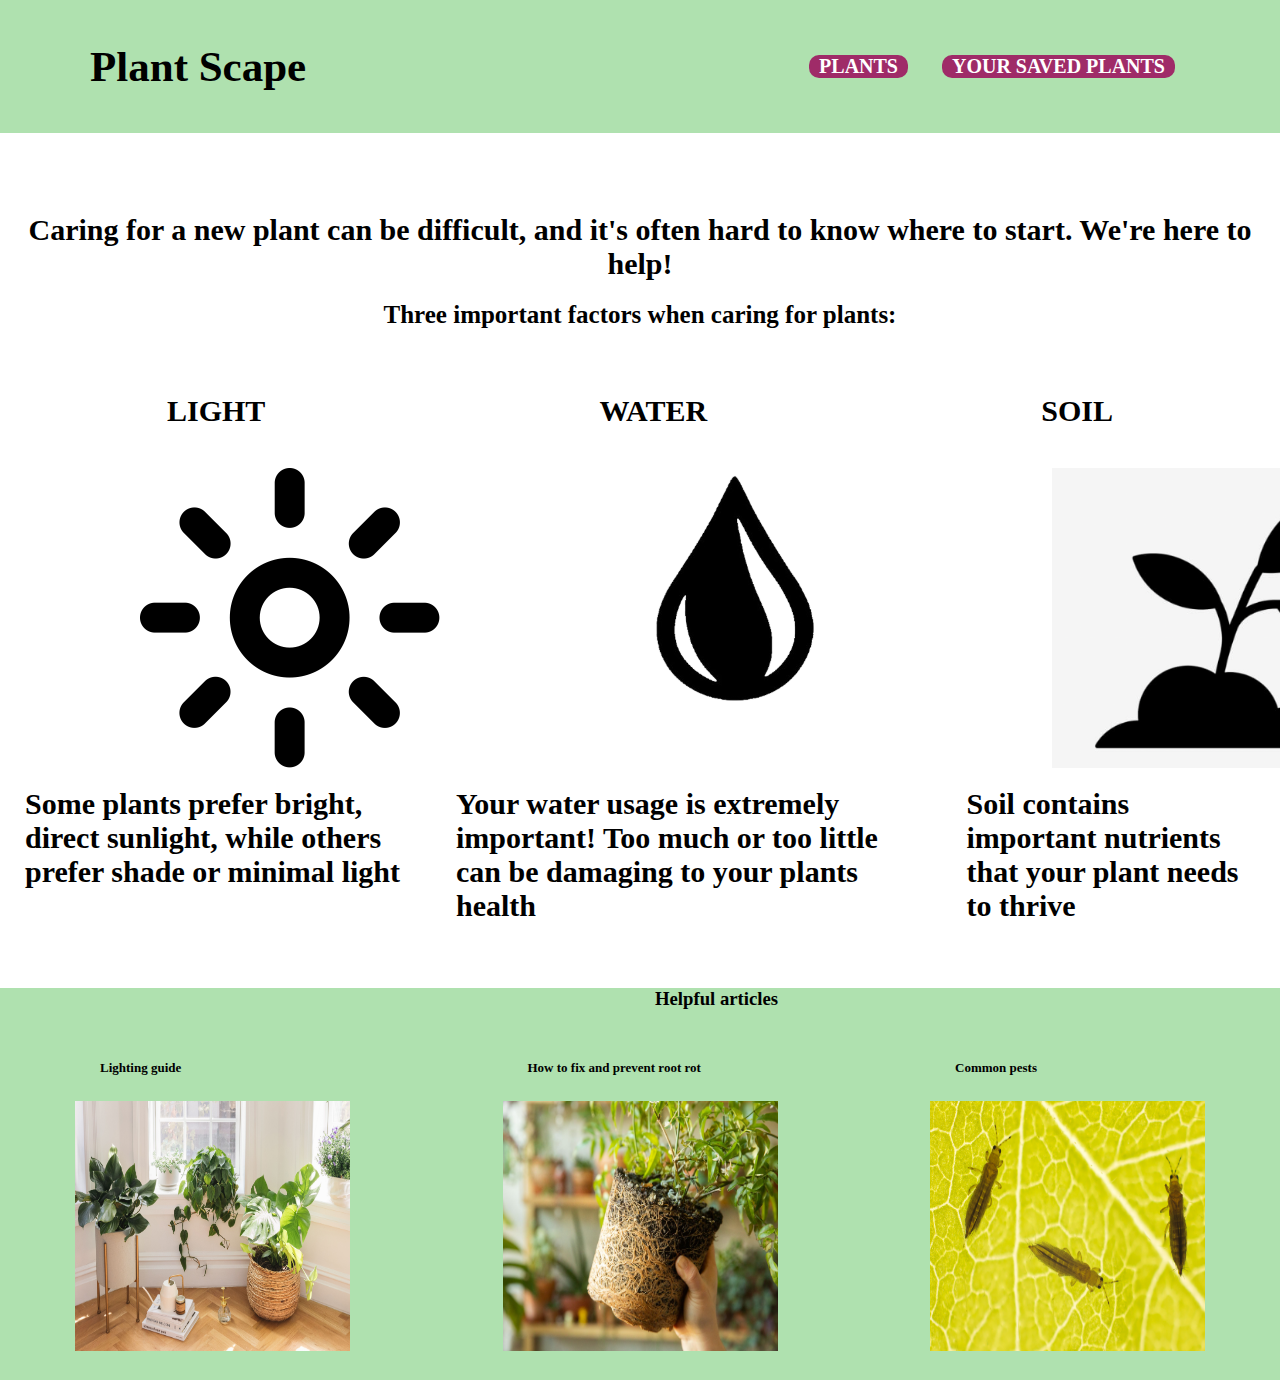
<file: index.html>
<!DOCTYPE html>
<html lang="en">
<head>
    <meta charset="UTF-8">
    <meta http-equiv="X-UA-Compatible" content="IE=edge">
    <meta name="viewport" content="width=device-width, initial-scale=1.0">
    <link rel="stylesheet" href="./assets/css/style.css"> 
    <title>Plant Scape</title>
</head>
<body>
    <!--Header-->
    <header>
        <h1 class="logo">Plant Scape</h1>
        <!--Navigation Section-->
        <nav>
            <ul class="nav-bar">
                <li><a href="./plants.html">Plants</a></li>
                <li><a href="./saved-plants.html">Your saved plants</a></li>
            </ul>
        </nav>
        <!--End of Navigation Section-->
    </header>
    <!--End of Header-->

    <!--Main body section-->
    <main>
        <div class="care-head">
            <p>Caring for a new plant can be difficult, and it's often hard to know where to start. We're here to help!</p>
        </div>

        <div class="factors">
            <p>Three important factors when caring for plants:</h2>
        </div>

        <div>
            <ul class="needs">
                <li>Light</li>
                <li>Water</li>
                <li>Soil</li>
            </ul>
        </div>
        <div>
            <ul class="needs-imgs">
                <li><img src="./assets/images/sun.png" alt="sun"></li>
                <li><img src="./assets/images/water.png" alt="water"></li>
                <li><img src="./assets/images/soil.png" alt="soil"></li>
            </ul>
        </div>

        <div>
            <ul class="needs-desc">
                <li>Some plants prefer bright, direct sunlight, while others prefer shade or minimal light</li>
                <li>Your water usage is extremely important! Too much or too little can be damaging to your plants health</li>
                <li>Soil contains important nutrients that your plant needs to thrive</li>
            </ul>
        </div>

    </main>
    <!--End of Body Section-->
    <footer> 
        <div>
            <h3 class="helpful">Helpful articles</h3>
        </div>
    
        <div class="articles">
            <div>
                <h3 class="article-titles">Lighting guide</h3>
                <a href="https://www.gardeners.com/how-to/houseplant-lighting-guide/9385.html">
                    <img class="placeholder-imgs" src="./plant-pages/Images/article 1 placeholder img.jpeg" alt="light shone on Monstera leaf to display the different kinds of light" />
                </a>
            </div>
    
            <div>
                <h3 class="article-titles">How to fix and prevent root rot</h3>
                <a href="https://theplantgallery.com/how-to-fix-and-prevent-root-rot/">
                    <img class="placeholder-imgs" src="./plant-pages/Images/article 2 placeholder img.jpeg" alt="photo of plant roots" />
                </a>
            </div>
    
            <div>
                <h3 class="article-titles">Common pests</h3>
                <a href="https://homesteadbrooklyn.com/all/2017/1/17/common-insects-pests-on-houseplants">
                    <img class="placeholder-imgs" src="./plant-pages/Images/article 3 placeholder img.jpeg" alt="photo of bugs on a plant stem" />
                </a>
            </div>
        </div>
    </footer>
    <script src="../assets/js/script.js"></script>
</body>
</html>
</file>
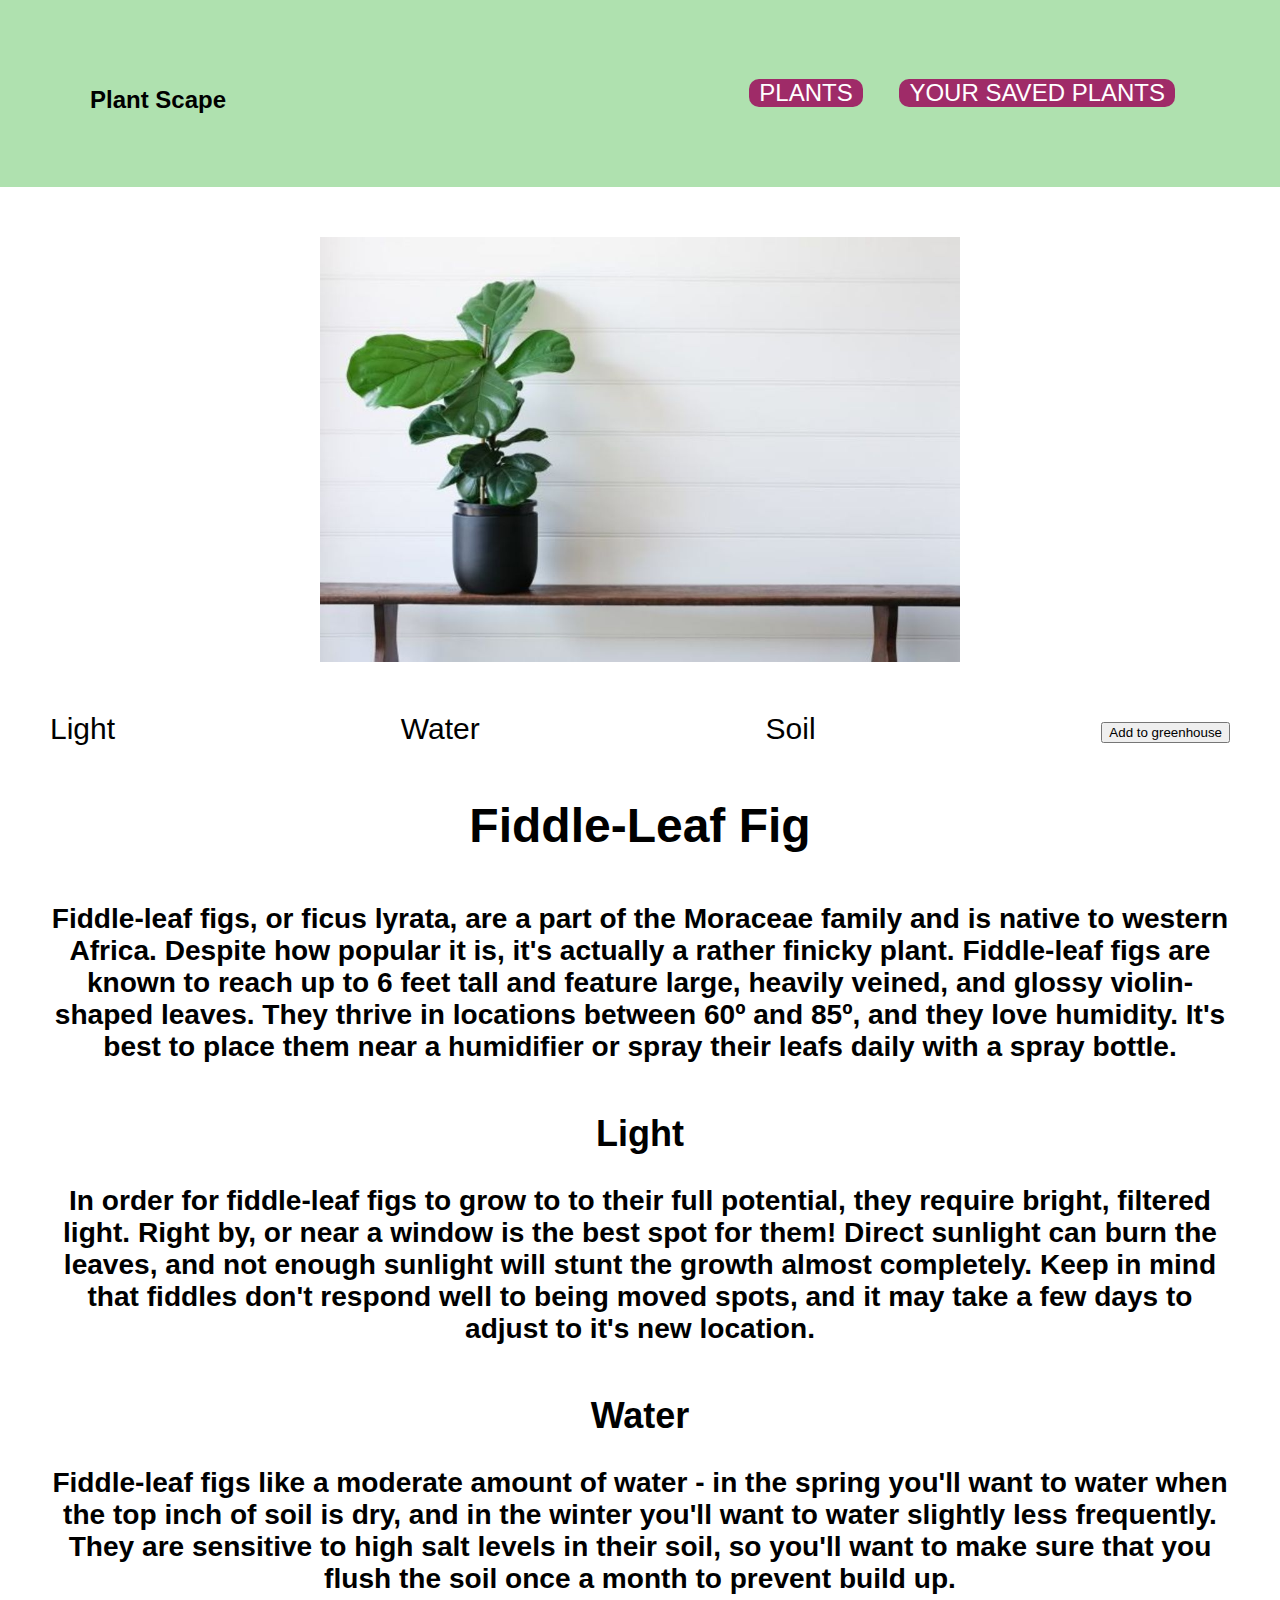
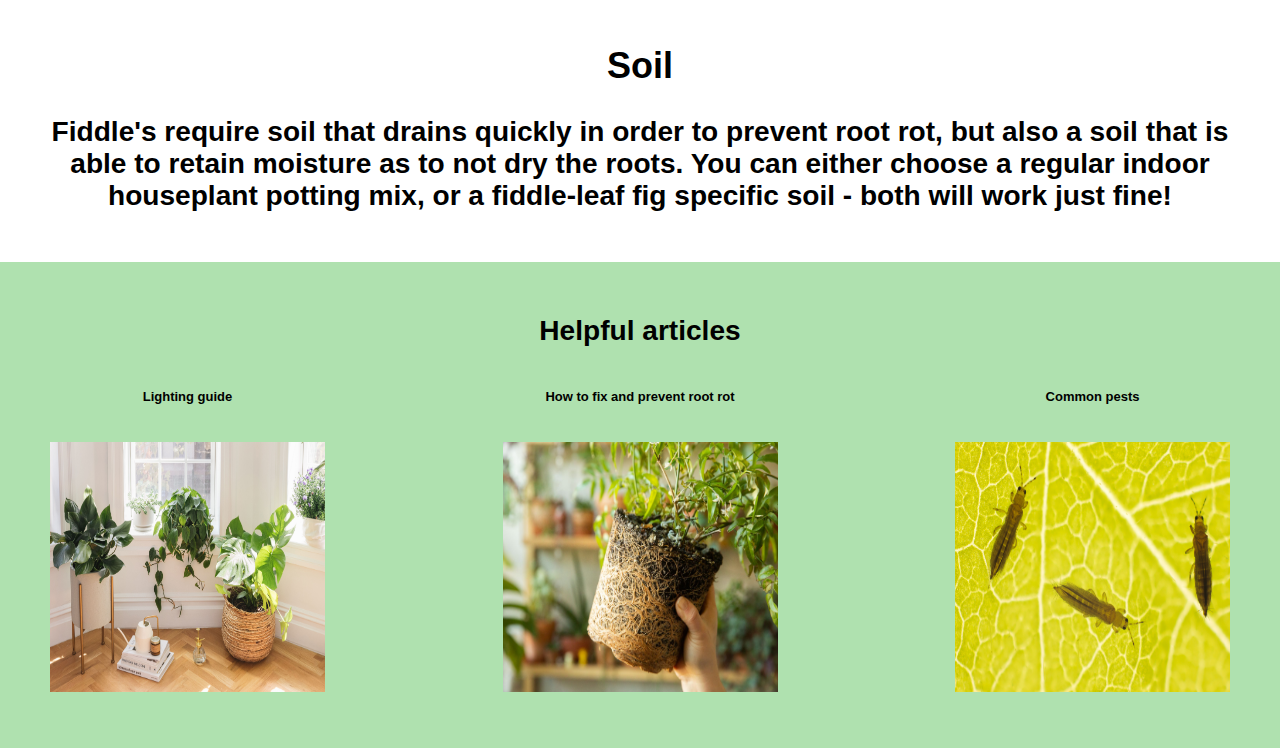
<file: plant-pages/fiddle.html>
<!DOCTYPE html>
<html lang="en">
<head>
    <meta charset="UTF-8">
    <meta http-equiv="X-UA-Compatible" content="IE=edge">
    <meta name="viewport" content="width=device-width, initial-scale=1.0">
    <link rel="plant page stylesheet" href="./css/plant-page.css" />
    <title>Plant Scape - Fiddle-Leaf Fig</title>
</head>

<body>
    <header>
        <h1 class="logo"><a href="./index.html">Plant Scape</a></h1>
        <!--Navigation Section-->
        <nav>
            <ul class="nav-bar">
                <li><a href="./plants.html">Plants</a></li>
                <li><a href="./saved-plants.html">Your saved plants</a></li>
            </ul>
        </nav>
        <!--End of Navigation Section-->
    </header>
    <section>
        <div>
            <img class="plant-image" src="./Images/fiddleleaf.jpeg" alt="photo of fiddle-leaf fig leaves" /> 
        </div>
    
        <nav> 
            <ul>
                <li>
                    <a href="#light">Light</a>
                </li>
                <li>
                    <a href="#water">Water</a>
                </li>
                <li>
                    <a href="#soil">Soil</a>
                </li>
                <li>
                    <button>Add to greenhouse</button>
                </li>
            </ul>
        </nav>
    </section>
    
    <div class="plant-titles">
        <h1>
            Fiddle-Leaf Fig
        </h1>
    </div>

    <div class="about">
        <h3>
            Fiddle-leaf figs, or ficus lyrata, are a part of the Moraceae family and is native to western Africa. Despite how popular it is, it's actually a rather finicky plant. 

            Fiddle-leaf figs are known to reach up to 6 feet tall and feature large, heavily veined, and glossy violin-shaped leaves. 

            They thrive in locations between 60º and 85º, and they love humidity. It's best to place them near a humidifier or spray their leafs daily with a spray bottle. 
        </h3>
    </div>

    <div id="light" class="light">
        <h2 class="needs">Light</h2>
        <h3>
            In order for fiddle-leaf figs to grow to to their full potential, they require bright, filtered light. Right by, or near a window is the best spot for them! 

            Direct sunlight can burn the leaves, and not enough sunlight will stunt the growth almost completely. 

            Keep in mind that fiddles don't respond well to being moved spots, and it may take a few days to adjust to it's new location. 
        </h3>
    </div>

    <div id="water" class="water">
        <h2 class="needs">Water</h2>
        <h3>
            Fiddle-leaf figs like a moderate amount of water - in the spring you'll want to water when the top inch of soil is dry, and in the winter you'll want to water slightly less frequently. 

            They are sensitive to high salt levels in their soil, so you'll want to make sure that you flush the soil once a month to prevent build up. 
        </h3>
    </div>

    <div id="soil" class="soil">
        <h2 class="needs">Soil</h2>
        <h3> 
            Fiddle's require soil that drains quickly in order to prevent root rot, but also a soil that is able to retain moisture as to not dry the roots. 

            You can either choose a regular indoor houseplant potting mix, or a fiddle-leaf fig specific soil - both will work just fine! 
        </h3>
    </div>

    <footer> 
        <div>
            <h3>Helpful articles</h3>
        </div>
    
        <div class="articles">
            <div>
                <h3 class="article-titles">Lighting guide</h3>
                <a href="https://www.gardeners.com/how-to/houseplant-lighting-guide/9385.html">
                    <img class="placeholder-imgs" src="./Images/article 1 placeholder img.jpeg" alt="light shone on Monstera leaf to display the different kinds of light" />
                </a>
            </div>
    
            <div>
                <h3 class="article-titles">How to fix and prevent root rot</h3>
                <a href="https://theplantgallery.com/how-to-fix-and-prevent-root-rot/">
                    <img class="placeholder-imgs" src="./Images/article 2 placeholder img.jpeg" alt="photo of plant roots" />
                </a>
            </div>
    
            <div>
                <h3 class="article-titles">Common pests</h3>
                <a href="https://homesteadbrooklyn.com/all/2017/1/17/common-insects-pests-on-houseplants">
                    <img class="placeholder-imgs" src="./Images/article 3 placeholder img.jpeg" alt="photo of bugs on a plant stem" />
                </a>
            </div>
        </div>
    </footer>
    <script src="../assets/js/script.js"></script>
</body>
</html>
</file>
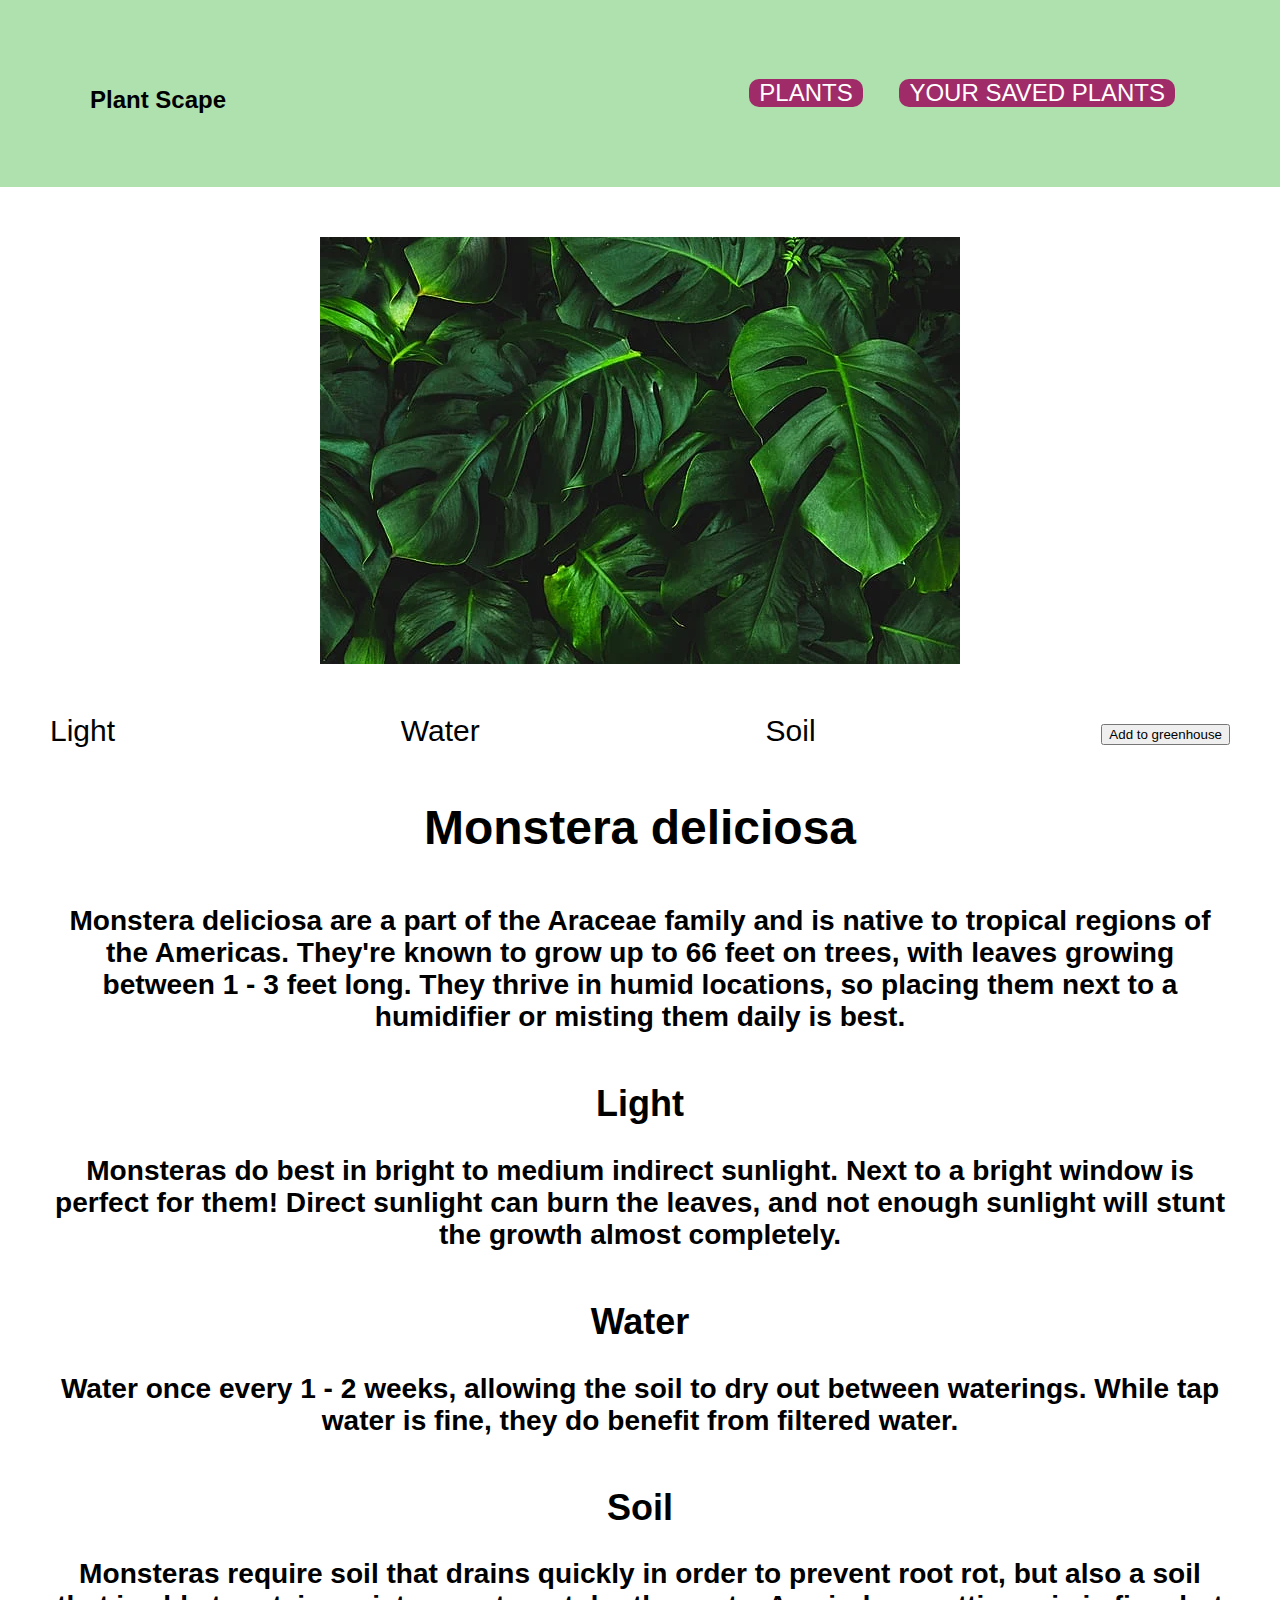
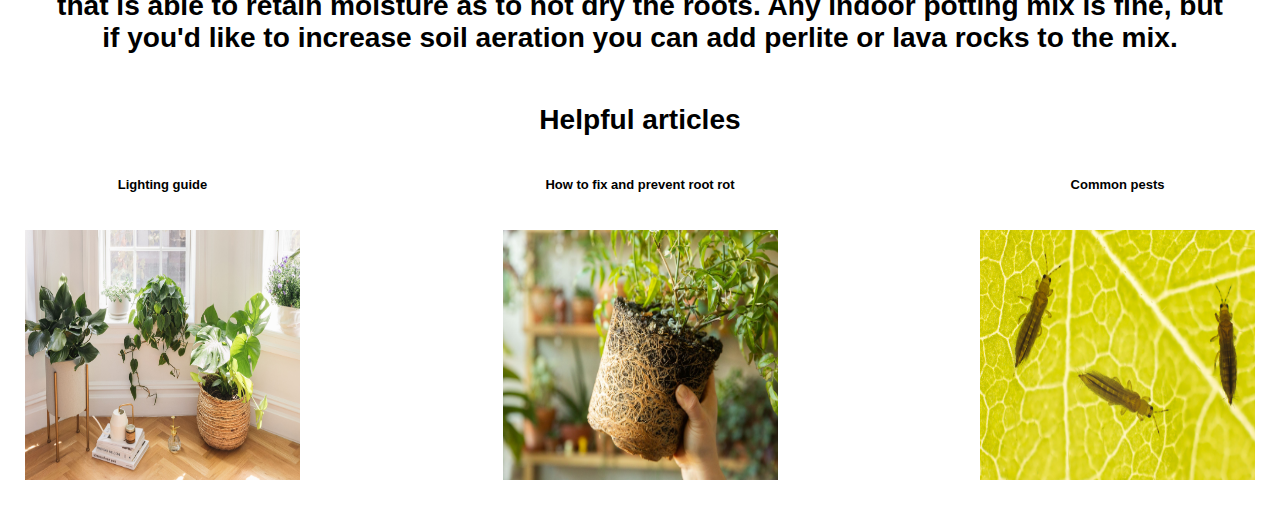
<file: plant-pages/monstera.html>
<!DOCTYPE html>
<html lang="en">
<head>
    <meta charset="UTF-8">
    <meta http-equiv="X-UA-Compatible" content="IE=edge">
    <meta name="viewport" content="width=device-width, initial-scale=1.0">
    <link rel="plant page stylesheet" href="./css/plant-page.css" />
    <title>Plant Scape - Monstera</title>
</head>

<body>
    <header>
        <h1 class="logo"><a href="./index.html">Plant Scape</a></h1>
        <!--Navigation Section-->
        <nav>
            <ul class="nav-bar">
                <li><a href="./plants.html">Plants</a></li>
                <li><a href="./saved-plants.html">Your saved plants</a></li>
            </ul>
        </nav>
        <!--End of Navigation Section-->
    </header>
    <section>
        <div>
            <img class="plant-image" src="./Images/monstera .webp" alt="photo of monstera leaves" /> 
        </div>
    
        <nav> 
            <ul>
                <li>
                    <a href="#light">Light</a>
                </li>
                <li>
                    <a href="#water">Water</a>
                </li>
                <li>
                    <a href="#soil">Soil</a>
                </li>
                <li>
                    <button>Add to greenhouse</button>
                </li>
            </ul>
        </nav>
    </section>
    <main>
    <div class="plant-titles">
        <h1>
            Monstera deliciosa 
        </h1>
    </div>

    <div class="about">
        <h3>
            Monstera deliciosa are a part of the Araceae family and is native to tropical regions of the Americas. They're known to grow up to 66 feet on trees, with leaves growing between 1 - 3 feet long.

            They thrive in humid locations, so placing them next to a humidifier or misting them daily is best. 
        </h3>
    </div>

    <div id="light" class="light">
        <h2>Light</h2>
        <h3>
            Monsteras do best in bright to medium indirect sunlight. Next to a bright window is perfect for them!  

            Direct sunlight can burn the leaves, and not enough sunlight will stunt the growth almost completely. 
        </h3>
    </div>

    <div id="water" class="water">
        <h2>Water</h2>
        <h3>
            Water once every 1 - 2 weeks, allowing the soil to dry out between waterings. While tap water is fine, they do benefit from filtered water.
        </h3>
    </div>

    <div id="soil" class="soil">
        <h2>Soil</h2>
        <h3> 
            Monsteras require soil that drains quickly in order to prevent root rot, but also a soil that is able to retain moisture as to not dry the roots. Any indoor potting mix is fine, but if you'd like to increase soil aeration you can add perlite or lava rocks to the mix. 
        </h3>
    </div>

        <div>
            <h3>Helpful articles</h3>
        </div>
    
        <div class="articles">
            <div>
                <h3 class="article-titles">Lighting guide</h3>
                <a href="https://www.gardeners.com/how-to/houseplant-lighting-guide/9385.html">
                    <img class="placeholder-imgs" src="./Images/article 1 placeholder img.jpeg" alt="light shone on Monstera leaf to display the different kinds of light" />
                </a>
            </div>
    
            <div>
                <h3 class="article-titles">How to fix and prevent root rot</h3>
                <a href="https://theplantgallery.com/how-to-fix-and-prevent-root-rot/">
                    <img class="placeholder-imgs" src="./Images/article 2 placeholder img.jpeg" alt="photo of plant roots" />
                </a>
            </div>
    
            <div>
                <h3 class="article-titles">Common pests</h3>
                <a href="https://homesteadbrooklyn.com/all/2017/1/17/common-insects-pests-on-houseplants">
                    <img class="placeholder-imgs" src="./Images/article 3 placeholder img.jpeg" alt="photo of bugs on a plant stem" />
                </a>
            </div>
        </div>
</body>
</html>
</file>
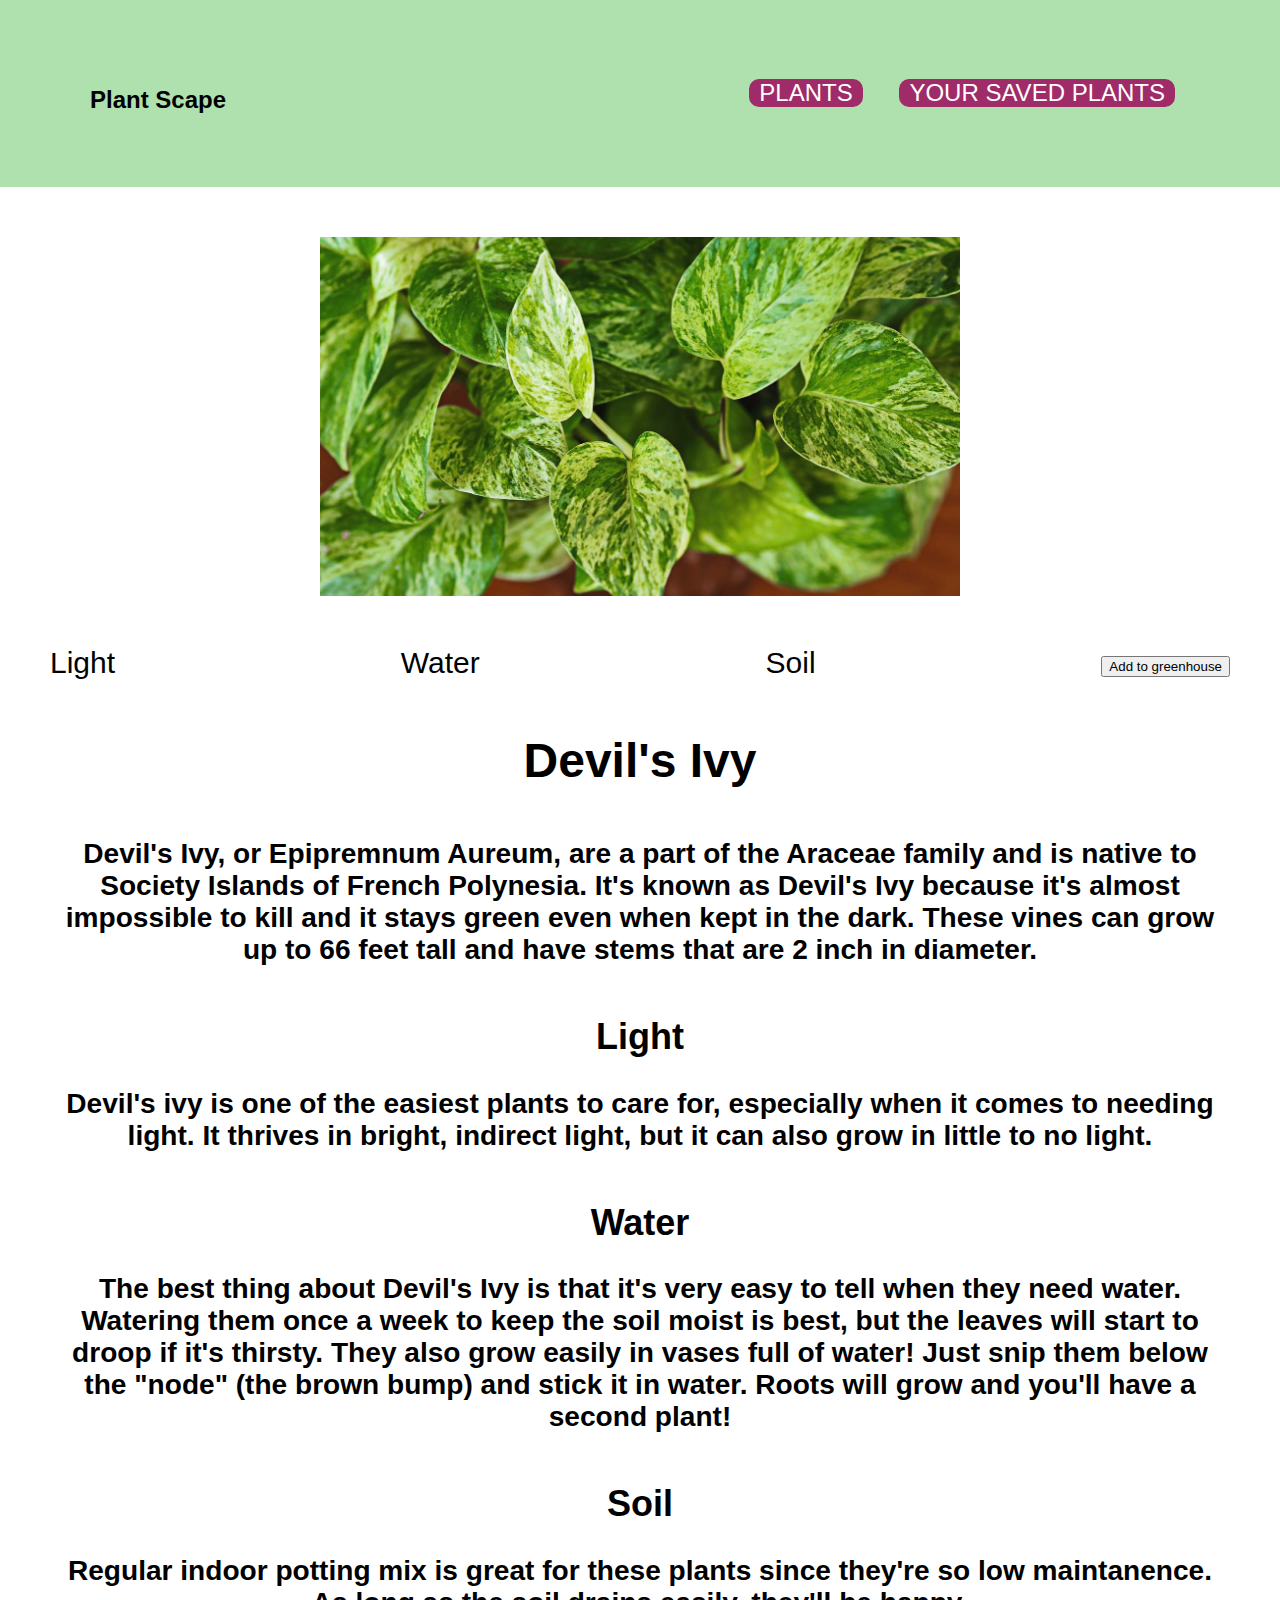
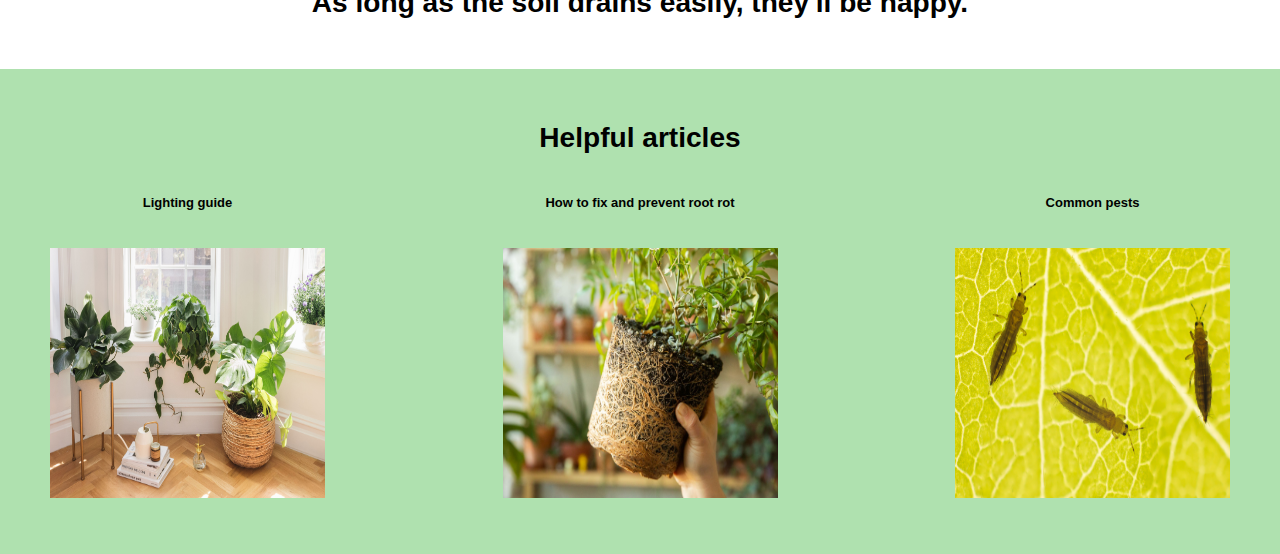
<file: plant-pages/pathos.html>
<!DOCTYPE html>
<html lang="en">
<head>
    <meta charset="UTF-8">
    <meta http-equiv="X-UA-Compatible" content="IE=edge">
    <meta name="viewport" content="width=device-width, initial-scale=1.0">
    <link rel="plant page stylesheet" href="./css/plant-page.css" />
    <title>Plant Scape - Devil's Ivy</title>
</head>

<body>
    <header>
        <h1 class="logo"><a href="./index.html">Plant Scape</a></h1>
        <!--Navigation Section-->
        <nav>
            <ul class="nav-bar">
                <li><a href="./plants.html">Plants</a></li>
                <li><a href="./saved-plants.html">Your saved plants</a></li>
            </ul>
        </nav>
        <!--End of Navigation Section-->
    </header>
    <section>
        <div>
            <img class="plant-image" src="./Images/devils ivy.jpeg" alt="photo of Devil's Ivy leaves" 
            /> 
        </div>
    
        <nav> 
            <ul>
                <li>
                    <a href="#light">Light</a>
                </li>
                <li>
                    <a href="#water">Water</a>
                </li>
                <li>
                    <a href="#soil">Soil</a>
                </li>
                <li>
                    <button>Add to greenhouse</button>
                </li>
            </ul>
        </nav>
    </section>

    <main>
    <div class="plant-titles">
        <h1>
            Devil's Ivy
        </h1>
    </div>

    <div class="about">
        <h3>
            Devil's Ivy, or Epipremnum Aureum, are a part of the Araceae family and is native to Society Islands of French Polynesia. It's known as Devil's Ivy because it's almost impossible to kill and it stays green even when kept in the dark. These vines can grow up to 66 feet tall and have stems that are 2 inch in diameter.
        </h3>
    </div>

    <div id="light" class="light">
        <h2>Light</h2>
        <h3>
            Devil's ivy is one of the easiest plants to care for, especially when it comes to needing light. It thrives in bright, indirect light, but it can also grow in little to no light. 
        </h3>
    </div>

    <div id="water" class="water">
        <h2>Water</h2>
        <h3>
            The best thing about Devil's Ivy is that it's very easy to tell when they need water. Watering them once a week to keep the soil moist is best, but the leaves will start to droop if it's thirsty. 

            They also grow easily in vases full of water! Just snip them below the "node" (the brown bump) and stick it in water. Roots will grow and you'll have a second plant! 
        </h3>
    </div>

    <div id="soil" class="soil">
        <h2>Soil</h2>
        <h3> 
            Regular indoor potting mix is great for these plants since they're so low maintanence. As long as the soil drains easily, they'll be happy. 
        </h3>
    </div>
    
    <footer> 
        <div>
            <h3>Helpful articles</h3>
        </div>
    
        <div class="articles">
            <div>
                <h3 class="article-titles">Lighting guide</h3>
                <a href="https://www.gardeners.com/how-to/houseplant-lighting-guide/9385.html">
                    <img class="placeholder-imgs" src="./Images/article 1 placeholder img.jpeg" alt="light shone on Monstera leaf to display the different kinds of light" />
                </a>
            </div>
    
            <div>
                <h3 class="article-titles">How to fix and prevent root rot</h3>
                <a href="https://theplantgallery.com/how-to-fix-and-prevent-root-rot/">
                    <img class="placeholder-imgs" src="./Images/article 2 placeholder img.jpeg" alt="photo of plant roots" />
                </a>
            </div>
    
            <div>
                <h3 class="article-titles">Common pests</h3>
                <a href="https://homesteadbrooklyn.com/all/2017/1/17/common-insects-pests-on-houseplants">
                    <img class="placeholder-imgs" src="./Images/article 3 placeholder img.jpeg" alt="photo of bugs on a plant stem" />
                </a>
            </div>
        </div>
    </footer>
    <script src="../assets/js/script.js"></script>
</body>
</html>
</file>
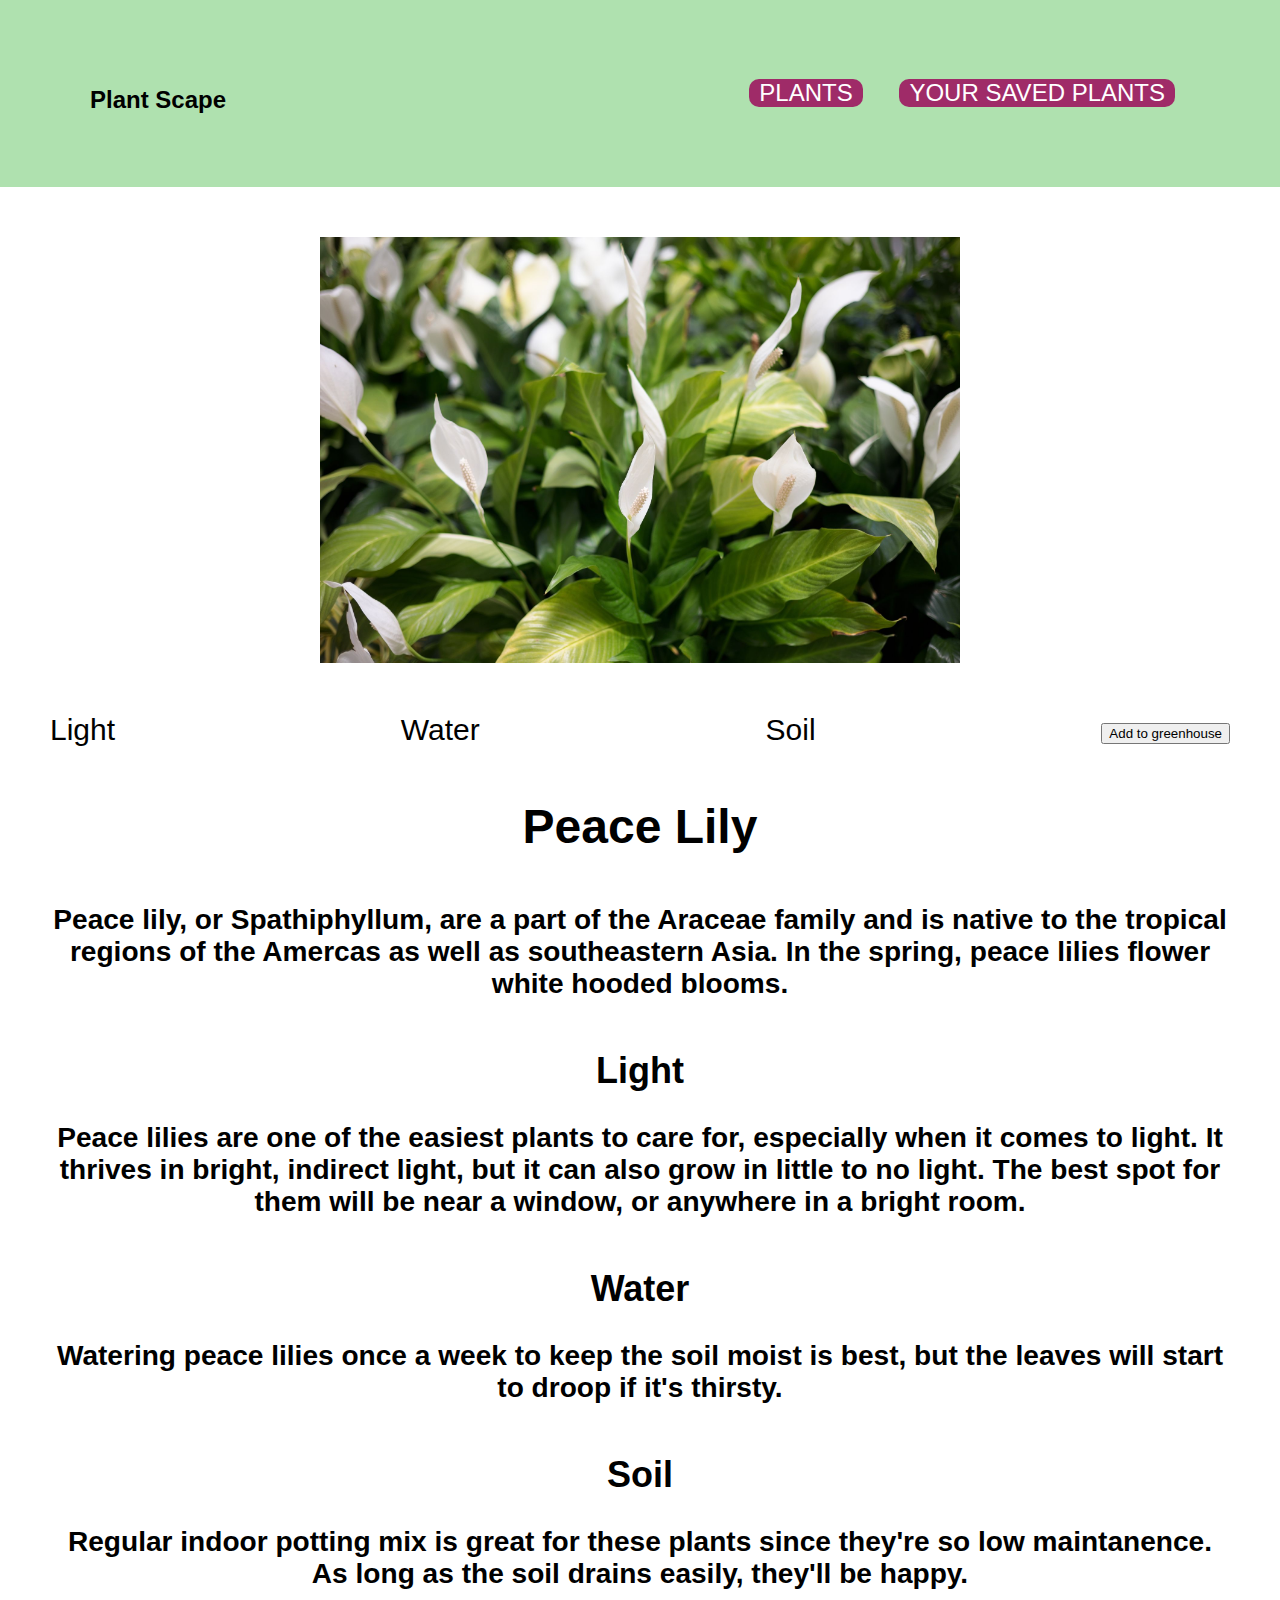
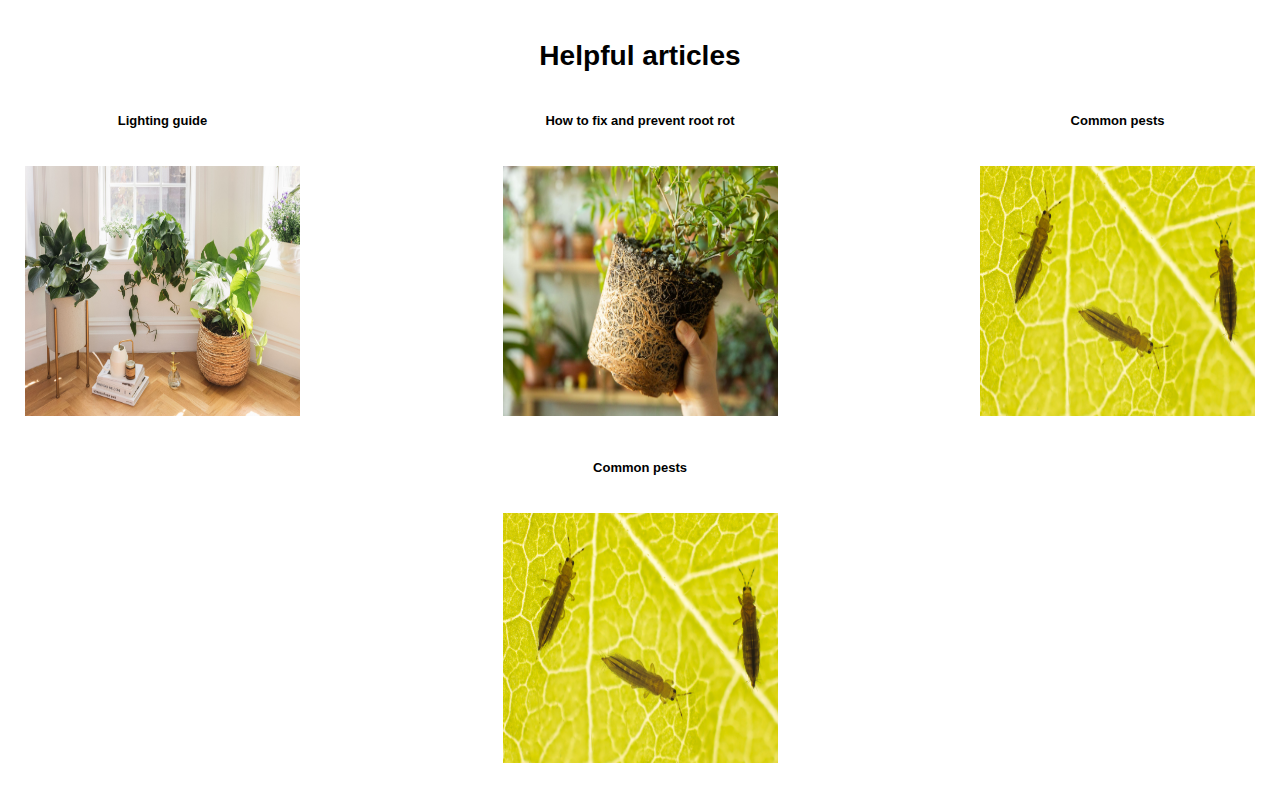
<file: plant-pages/peace-lily.html>
<!DOCTYPE html>
<html lang="en">
<head>
    <meta charset="UTF-8">
    <meta http-equiv="X-UA-Compatible" content="IE=edge">
    <meta name="viewport" content="width=device-width, initial-scale=1.0">
    <link rel="plant page stylesheet" href="./css/plant-page.css" />
    <title>Plant Scape - Peace lily</title>
</head>

<body>
    <header>
        <h1 class="logo"><a href="./index.html">Plant Scape</a></h1>
        <!--Navigation Section-->
        <nav>
            <ul class="nav-bar">
                <li><a href="./plants.html">Plants</a></li>
                <li><a href="./saved-plants.html">Your saved plants</a></li>
            </ul>
        </nav>
        <!--End of Navigation Section-->
    </header>
    <section>
        <div>
            <img class="plant-image" src="./Images/peace lily .jpeg" alt="photo of peace lily leaves" /> 
        </div>
    
        <nav> 
            <ul>
                <li>
                    <a href="#light">Light</a>
                </li>
                <li>
                    <a href="#water">Water</a>
                </li>
                <li>
                    <a href="#soil">Soil</a>
                </li>
                <li>
                    <button>Add to greenhouse</button>
                </li>
            </ul>
        </nav>
    </section>
    <main>
    <div class="plant-titles">
        <h1>
            Peace Lily 
        </h1>
    </div>

    <div class="about">
        <h3>
            Peace lily, or Spathiphyllum, are a part of the Araceae family and is native to the tropical regions of the Amercas as well as southeastern Asia. In the spring, peace lilies flower white hooded blooms. 
    </div>

    <div id="light" class="light">
        <h2>Light</h2>
        <h3>
            Peace lilies are one of the easiest plants to care for, especially when it comes to light. It thrives in bright, indirect light, but it can also grow in little to no light. The best spot for them will be near a window, or anywhere in a bright room. 
        </h3>
    </div>

    <div id="water" class="water">
        <h2>Water</h2>
        <h3>
            Watering peace lilies once a week to keep the soil moist is best, but the leaves will start to droop if it's thirsty. 
        </h3>
    </div>

    <div id="soil" class="soil">
        <h2>Soil</h2>
        <h3> 
            Regular indoor potting mix is great for these plants since they're so low maintanence. As long as the soil drains easily, they'll be happy. 
        </h3>
    </div>
        <div>
            <h3>Helpful articles</h3>
        </div>
    
        <div class="articles">
            <div>
                <h3 class="article-titles">Lighting guide</h3>
                <a href="https://www.gardeners.com/how-to/houseplant-lighting-guide/9385.html">
                    <img class="placeholder-imgs" src="./Images/article 1 placeholder img.jpeg" alt="light shone on Monstera leaf to display the different kinds of light" />
                </a>
            </div>
    
            <div>
                <h3 class="article-titles">How to fix and prevent root rot</h3>
                <a href="https://theplantgallery.com/how-to-fix-and-prevent-root-rot/">
                    <img class="placeholder-imgs" src="./Images/article 2 placeholder img.jpeg" alt="photo of plant roots" />
                </a>
            </div>
    
            <div>
                <h3 class="article-titles">Common pests</h3>
                <a href="https://homesteadbrooklyn.com/all/2017/1/17/common-insects-pests-on-houseplants">
                    <img class="placeholder-imgs" src="./Images/article 3 placeholder img.jpeg" alt="photo of bugs on a plant stem" />
                </a>
            </div>
        </div>


        <div>
            <h3 class="article-titles">Common pests</h3>
            <a href="https://homesteadbrooklyn.com/all/2017/1/17/common-insects-pests-on-houseplants">
                <img class="placeholder-imgs" src="./Images/article 3 placeholder img.jpeg" alt="photo of bugs on a plant stem" />
            </a>
        </div>
</body>
</html>
</file>
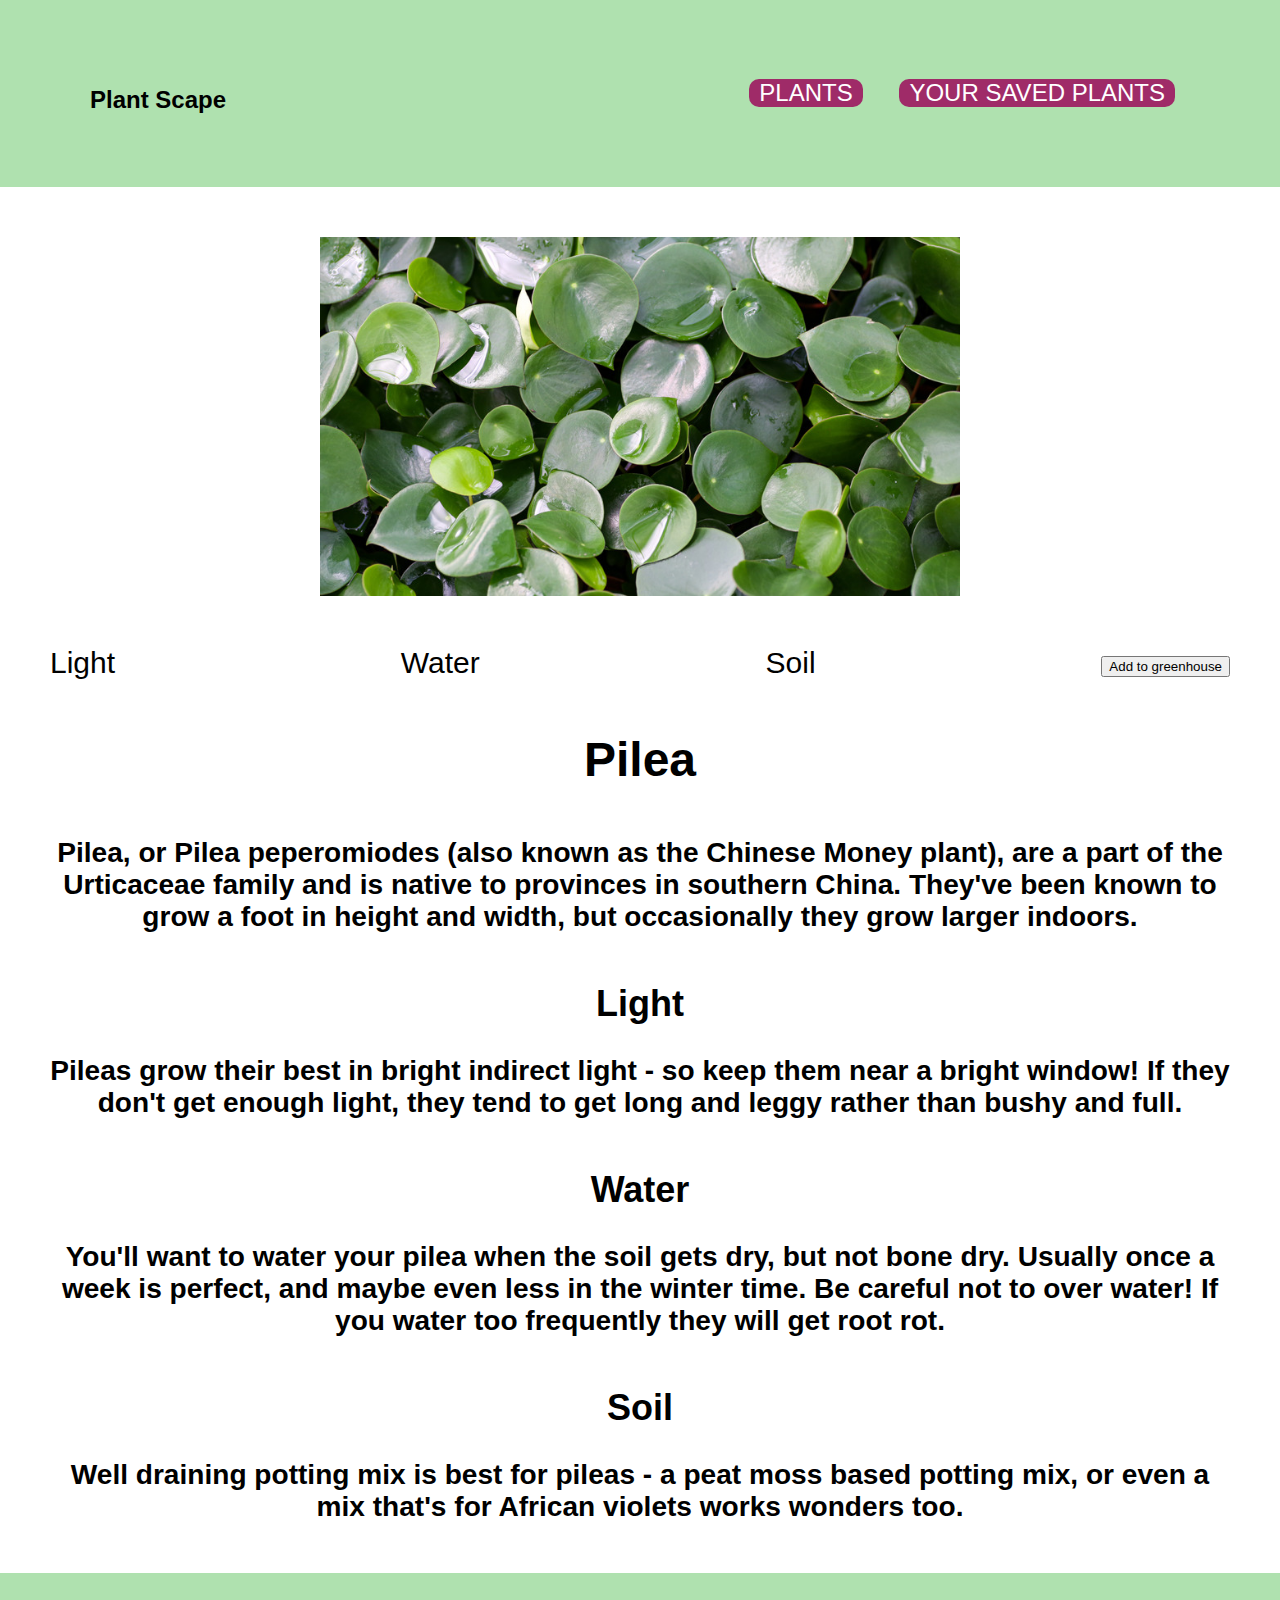
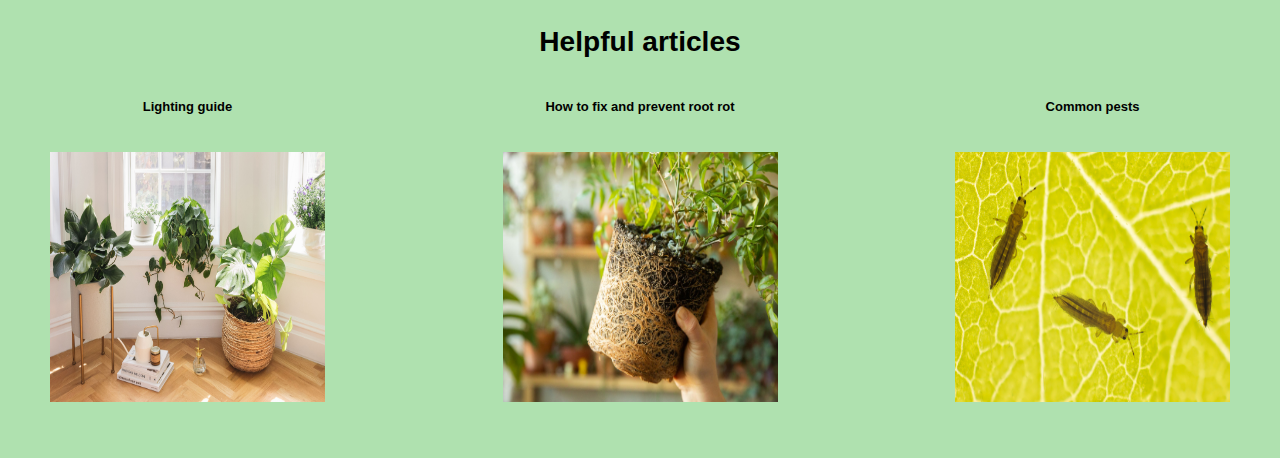
<file: plant-pages/pilea.html>
<!DOCTYPE html>
<html lang="en">
<head>
    <meta charset="UTF-8">
    <meta http-equiv="X-UA-Compatible" content="IE=edge">
    <meta name="viewport" content="width=device-width, initial-scale=1.0">
    <link rel="plant page stylesheet" href="./css/plant-page.css" />
    <title>Plant Scape - Pilea</title>
</head>

<body>
    <header>
        <h1 class="logo"><a href="./index.html">Plant Scape</a></h1>
        <!--Navigation Section-->
        <nav>
            <ul class="nav-bar">
                <li><a href="./plants.html">Plants</a></li>
                <li><a href="./saved-plants.html">Your saved plants</a></li>
            </ul>
        </nav>
        <!--End of Navigation Section-->
    </header>
    <section>
        <div>
            <img class="plant-image" src="./Images/pilea .jpeg" alt="photo of Pilea leaves" />
        </div>
    
        <nav> 
            <ul>
                <li>
                    <a href="#light">Light</a>
                </li>
                <li>
                    <a href="#water">Water</a>
                </li>
                <li>
                    <a href="#soil">Soil</a>
                </li>
                <li>
                    <button>Add to greenhouse</button>
                </li>
            </ul>
        </nav>
    </section>
    <main>
    <div class="plant-titles">
        <h1>
            Pilea
        </h1>
    </div>

    <div class="about">
        <h3>
            Pilea, or Pilea peperomiodes (also known as the Chinese Money plant), are a part of the Urticaceae family and is native to provinces in southern China. They've been known to grow a foot in height and width, but occasionally they grow larger indoors. 
        </h3>
    </div>

    <div id="light" class="light">
        <h2>Light</h2>
        <h3>
            Pileas grow their best in bright indirect light - so keep them near a bright window! If they don't get enough light, they tend to get long and leggy rather than bushy and full. 
        </h3>
    </div>

    <div id="water" class="water">
        <h2>Water</h2>
        <h3>
            You'll want to water your pilea when the soil gets dry, but not bone dry. Usually once a week is perfect, and maybe even less in the winter time. Be careful not to over water! If you water too frequently they will get root rot.
        </h3>
    </div>

    <div id="soil" class="soil">
        <h2>Soil</h2>
        <h3> 
            Well draining potting mix is best for pileas - a peat moss based potting mix, or even a mix that's for African violets works wonders too. 
        </h3>
    </div>
    <footer> 

        <div>
            <h3>Helpful articles</h3>
        </div>
    
        <div class="articles">
            <div>
                <h3 class="article-titles">Lighting guide</h3>
                <a href="https://www.gardeners.com/how-to/houseplant-lighting-guide/9385.html">
                    <img class="placeholder-imgs" src="./Images/article 1 placeholder img.jpeg" alt="light shone on Monstera leaf to display the different kinds of light" />
                </a>
            </div>
    
            <div>
                <h3 class="article-titles">How to fix and prevent root rot</h3>
                <a href="https://theplantgallery.com/how-to-fix-and-prevent-root-rot/">
                    <img class="placeholder-imgs" src="./Images/article 2 placeholder img.jpeg" alt="photo of plant roots" />
                </a>
            </div>
    
            <div>
                <h3 class="article-titles">Common pests</h3>
                <a href="https://homesteadbrooklyn.com/all/2017/1/17/common-insects-pests-on-houseplants">
                    <img class="placeholder-imgs" src="./Images/article 3 placeholder img.jpeg" alt="photo of bugs on a plant stem" />
                </a>
            </div>
        </div>

</body>
</html>
</file>
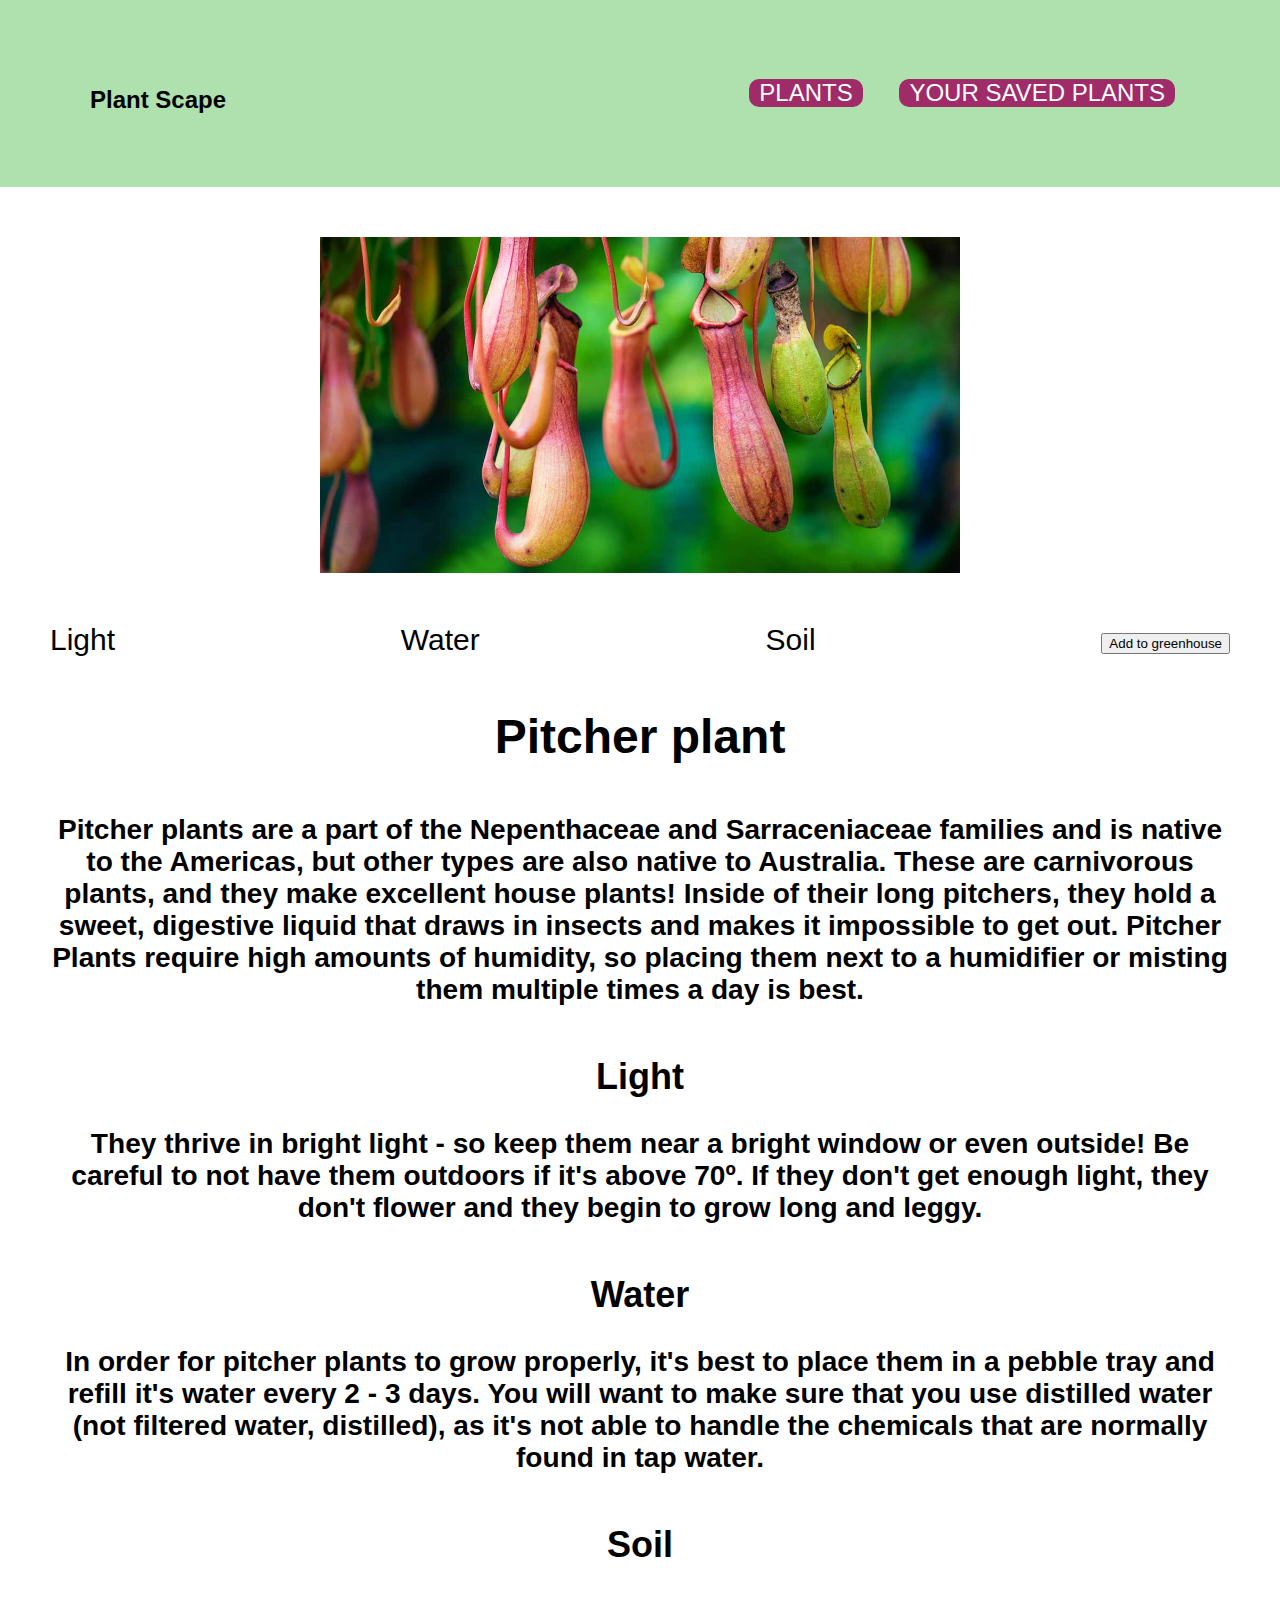
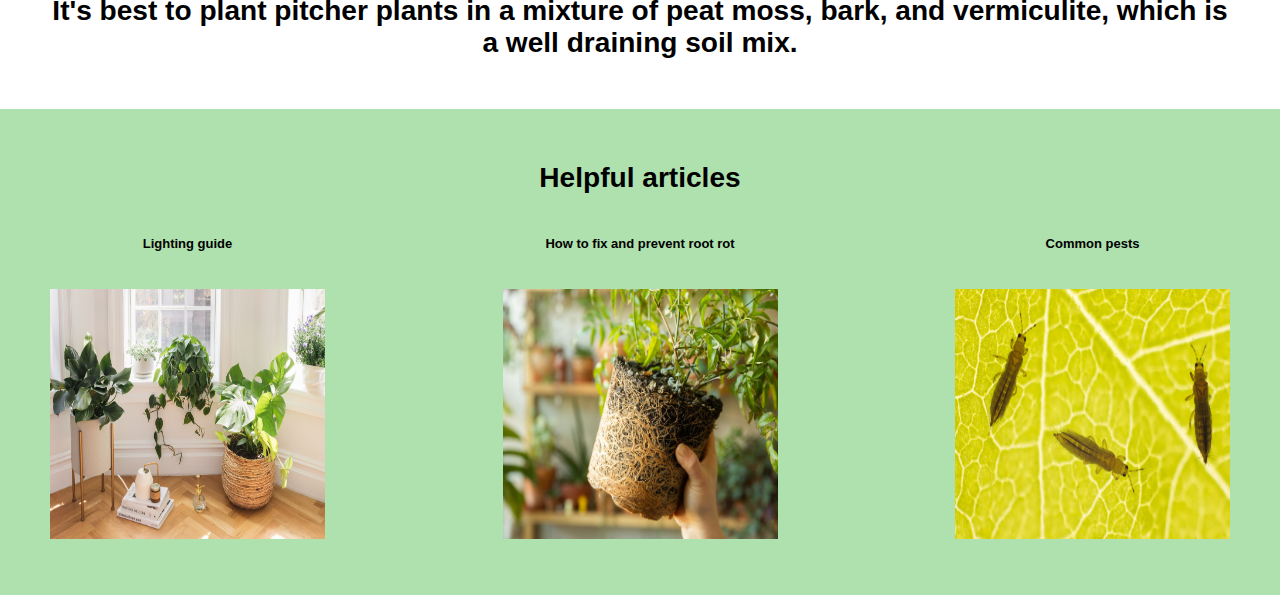
<file: plant-pages/pitcher-plant.html>
<!DOCTYPE html>
<html lang="en">
<head>
    <meta charset="UTF-8">
    <meta http-equiv="X-UA-Compatible" content="IE=edge">
    <meta name="viewport" content="width=device-width, initial-scale=1.0">
    <link rel="plant page stylesheet" href="./css/plant-page.css" />
    <title>Plant Scape - Pitcher Plant</title>
</head>

<body>
    <header>
        <h1 class="logo"><a href="./index.html">Plant Scape</a></h1>
        <!--Navigation Section-->
        <nav>
            <ul class="nav-bar">
                <li><a href="./plants.html">Plants</a></li>
                <li><a href="./saved-plants.html">Your saved plants</a></li>
            </ul>
        </nav>
        <!--End of Navigation Section-->
    </header>
    <section>
        <div>
            <img class="plant-image" src="./Images/pitcher plants .jpeg" alt="photo of pitchers on a pitcher plant" /> 
        </div>
    
        <nav> 
            <ul>
                <li>
                    <a href="#light">Light</a>
                </li>
                <li>
                    <a href="#water">Water</a>
                </li>
                <li>
                    <a href="#soil">Soil</a>
                </li>
                <li>
                    <button>Add to greenhouse</button>
                </li>
            </ul>
        </nav>
    </section>
    <main>
    <div class="plant-titles">
        <h1>
            Pitcher plant
        </h1>
    </div>

    <div class="about">
        <h3>
            Pitcher plants are a part of the Nepenthaceae and Sarraceniaceae families and is native to the Americas, but other types are also native to Australia.

            These are carnivorous plants, and they make excellent house plants! Inside of their long pitchers, they hold a sweet, digestive liquid that draws in insects and makes it impossible to get out. 

            Pitcher Plants require high amounts of humidity, so placing them next to a humidifier or misting them multiple times a day is best. 
        </h3>
    </div>

    <div id="light" class="light">
        <h2>Light</h2>
        <h3>
            They thrive in bright light - so keep them near a bright window or even outside! Be careful to not have them outdoors if it's above 70º. 
            
            If they don't get enough light, they don't flower and they begin to grow long and leggy. 
        </h3>
    </div>

    <div id="water" class="water">
        <h2>Water</h2>
        <h3>
            In order for pitcher plants to grow properly, it's best to place them in a pebble tray and refill it's water every 2 - 3 days. You will want to make sure that you use distilled water (not filtered water, distilled), as it's not able to handle the chemicals that are normally found in tap water. 
        </h3>
    </div>

    <div id="soil" class="soil">
        <h2>Soil</h2>
        <h3> 
            It's best to plant pitcher plants in a mixture of peat moss, bark, and vermiculite, which is a well draining soil mix. 
        </h3>
    </div>
    <footer> 

        <div>
            <h3>Helpful articles</h3>
        </div>
    
        <div class="articles">
            <div>
                <h3 class="article-titles">Lighting guide</h3>
                <a href="https://www.gardeners.com/how-to/houseplant-lighting-guide/9385.html">
                    <img class="placeholder-imgs" src="./Images/article 1 placeholder img.jpeg" alt="light shone on Monstera leaf to display the different kinds of light" />
                </a>
            </div>
    
            <div>
                <h3 class="article-titles">How to fix and prevent root rot</h3>
                <a href="https://theplantgallery.com/how-to-fix-and-prevent-root-rot/">
                    <img class="placeholder-imgs" src="./Images/article 2 placeholder img.jpeg" alt="photo of plant roots" />
                </a>
            </div>
    
            <div>
                <h3 class="article-titles">Common pests</h3>
                <a href="https://homesteadbrooklyn.com/all/2017/1/17/common-insects-pests-on-houseplants">
                    <img class="placeholder-imgs" src="./Images/article 3 placeholder img.jpeg" alt="photo of bugs on a plant stem" />
                </a>
            </div>
        </div>

    </footer>
    <script src="../assets/js/script.js"></script>
</body>
</html>
</file>
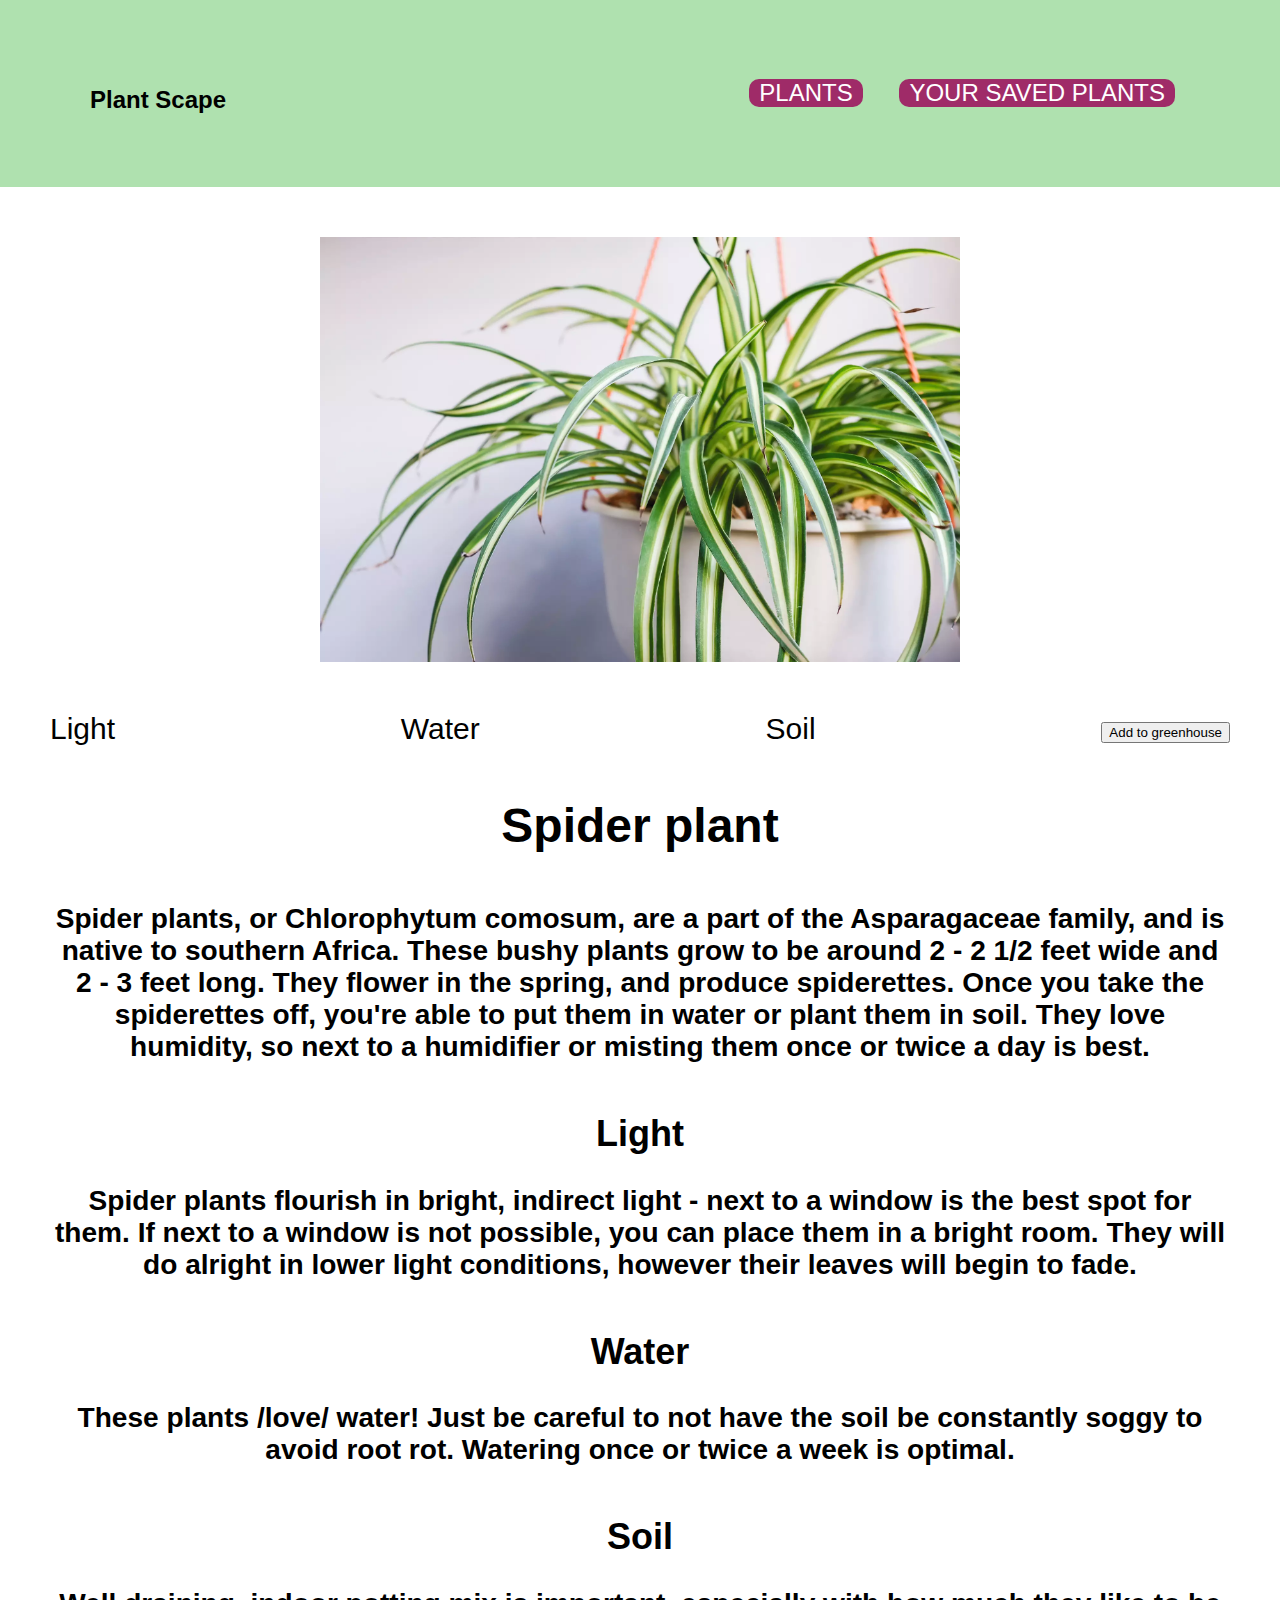
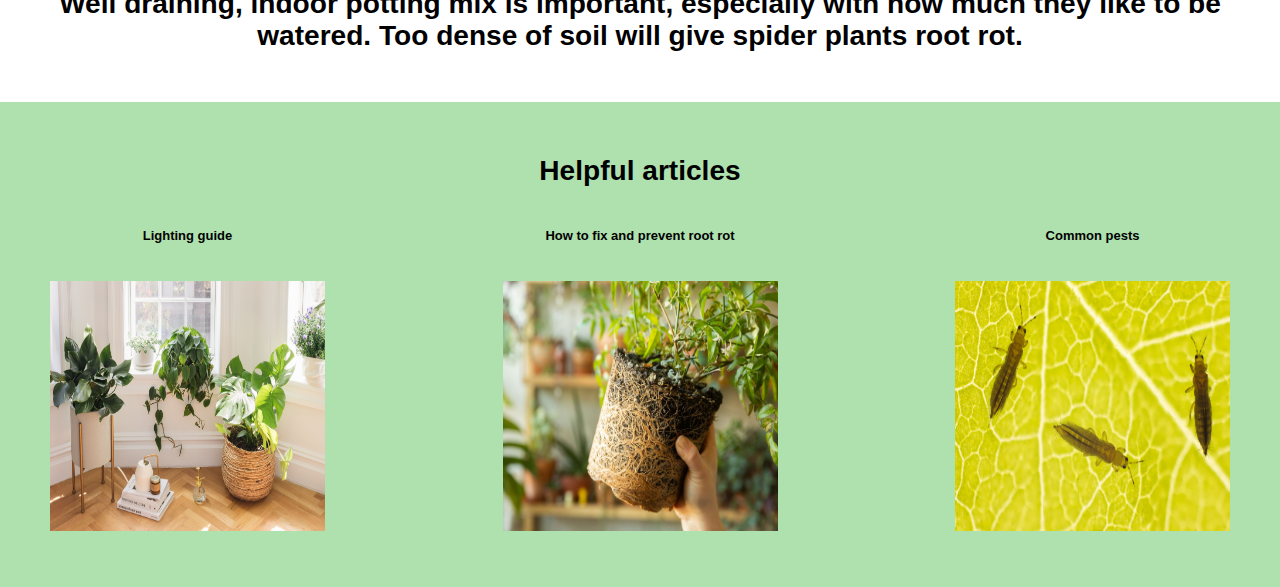
<file: plant-pages/spider-plant.html>
<!DOCTYPE html>
<html lang="en">
<head>
    <meta charset="UTF-8">
    <meta http-equiv="X-UA-Compatible" content="IE=edge">
    <meta name="viewport" content="width=device-width, initial-scale=1.0">
    <link rel="plant page stylesheet" href="./css/plant-page.css" />
    <title>Plant Scape - Spider Plant</title>
</head>
<body>
    <header>
        <h1 class="logo"><a href="./index.html">Plant Scape</a></h1>
        <!--Navigation Section-->
        <nav>
            <ul class="nav-bar">
                <li><a href="./plants.html">Plants</a></li>
                <li><a href="./saved-plants.html">Your saved plants</a></li>
            </ul>
        </nav>
        <!--End of Navigation Section-->
    </header>
    <section>
        <div>
            <img class="plant-image" src="./Images/Spider plant .webp" alt="photo of spider plant leaves" /> 
        </div>
    
        <nav> 
            <ul>
                <li>
                    <a href="#light">Light</a>
                </li>
                <li>
                    <a href="#water">Water</a>
                </li>
                <li>
                    <a href="#soil">Soil</a>
                </li>
                <li>
                    <button>Add to greenhouse</button>
                </li>
            </ul>
        </nav>
    </section>
    <main>
    <div class="plant-titles">
        <h1>
            Spider plant  
        </h1>
    </div>

    <div class="about">
        <h3>
            Spider plants, or Chlorophytum comosum, are a part of the Asparagaceae family, and is native to southern Africa. These bushy plants grow to be around 2 - 2 1/2 feet wide and 2 - 3 feet long. 
            
            They flower in the spring, and produce spiderettes. Once you take the spiderettes off, you're able to put them in water or plant them in soil. 

            They love humidity, so next to a humidifier or misting them once or twice a day is best. 
        </h3>
    </div>

    <div id="light" class="light">
        <h2>Light</h2>
        <h3>
            Spider plants flourish in bright, indirect light - next to a window is the best spot for them. If next to a window is not possible, you can place them in a bright room. They will do alright in lower light conditions, however their leaves will begin to fade. 
        </h3>
    </div>

    <div id="water" class="water">
        <h2>Water</h2>
        <h3>
            These plants /love/ water! Just be careful to not have the soil be constantly soggy to avoid root rot. Watering once or twice a week is optimal. 
        </h3>
    </div>

    <div id="soil" class="soil">
        <h2>Soil</h2>
        <h3> 
            Well draining, indoor potting mix is important, especially with how much they like to be watered. Too dense of soil will give spider plants root rot. 
        </h3>
    </div>

    <footer> 
        <div>
            <h3>Helpful articles</h3>
        </div>
    
        <div class="articles">
            <div>
                <h3 class="article-titles">Lighting guide</h3>
                <a href="https://www.gardeners.com/how-to/houseplant-lighting-guide/9385.html">
                    <img class="placeholder-imgs" src="./Images/article 1 placeholder img.jpeg" alt="light shone on Monstera leaf to display the different kinds of light" />
                </a>
            </div>
    
            <div>
                <h3 class="article-titles">How to fix and prevent root rot</h3>
                <a href="https://theplantgallery.com/how-to-fix-and-prevent-root-rot/">
                    <img class="placeholder-imgs" src="./Images/article 2 placeholder img.jpeg" alt="photo of plant roots" />
                </a>
            </div>
    
            <div>
                <h3 class="article-titles">Common pests</h3>
                <a href="https://homesteadbrooklyn.com/all/2017/1/17/common-insects-pests-on-houseplants">
                    <img class="placeholder-imgs" src="./Images/article 3 placeholder img.jpeg" alt="photo of bugs on a plant stem" />
                </a>
            </div>
        </div>

    </footer>
    <script src="../assets/js/script.js"></script>

</body>
</html>
</file>
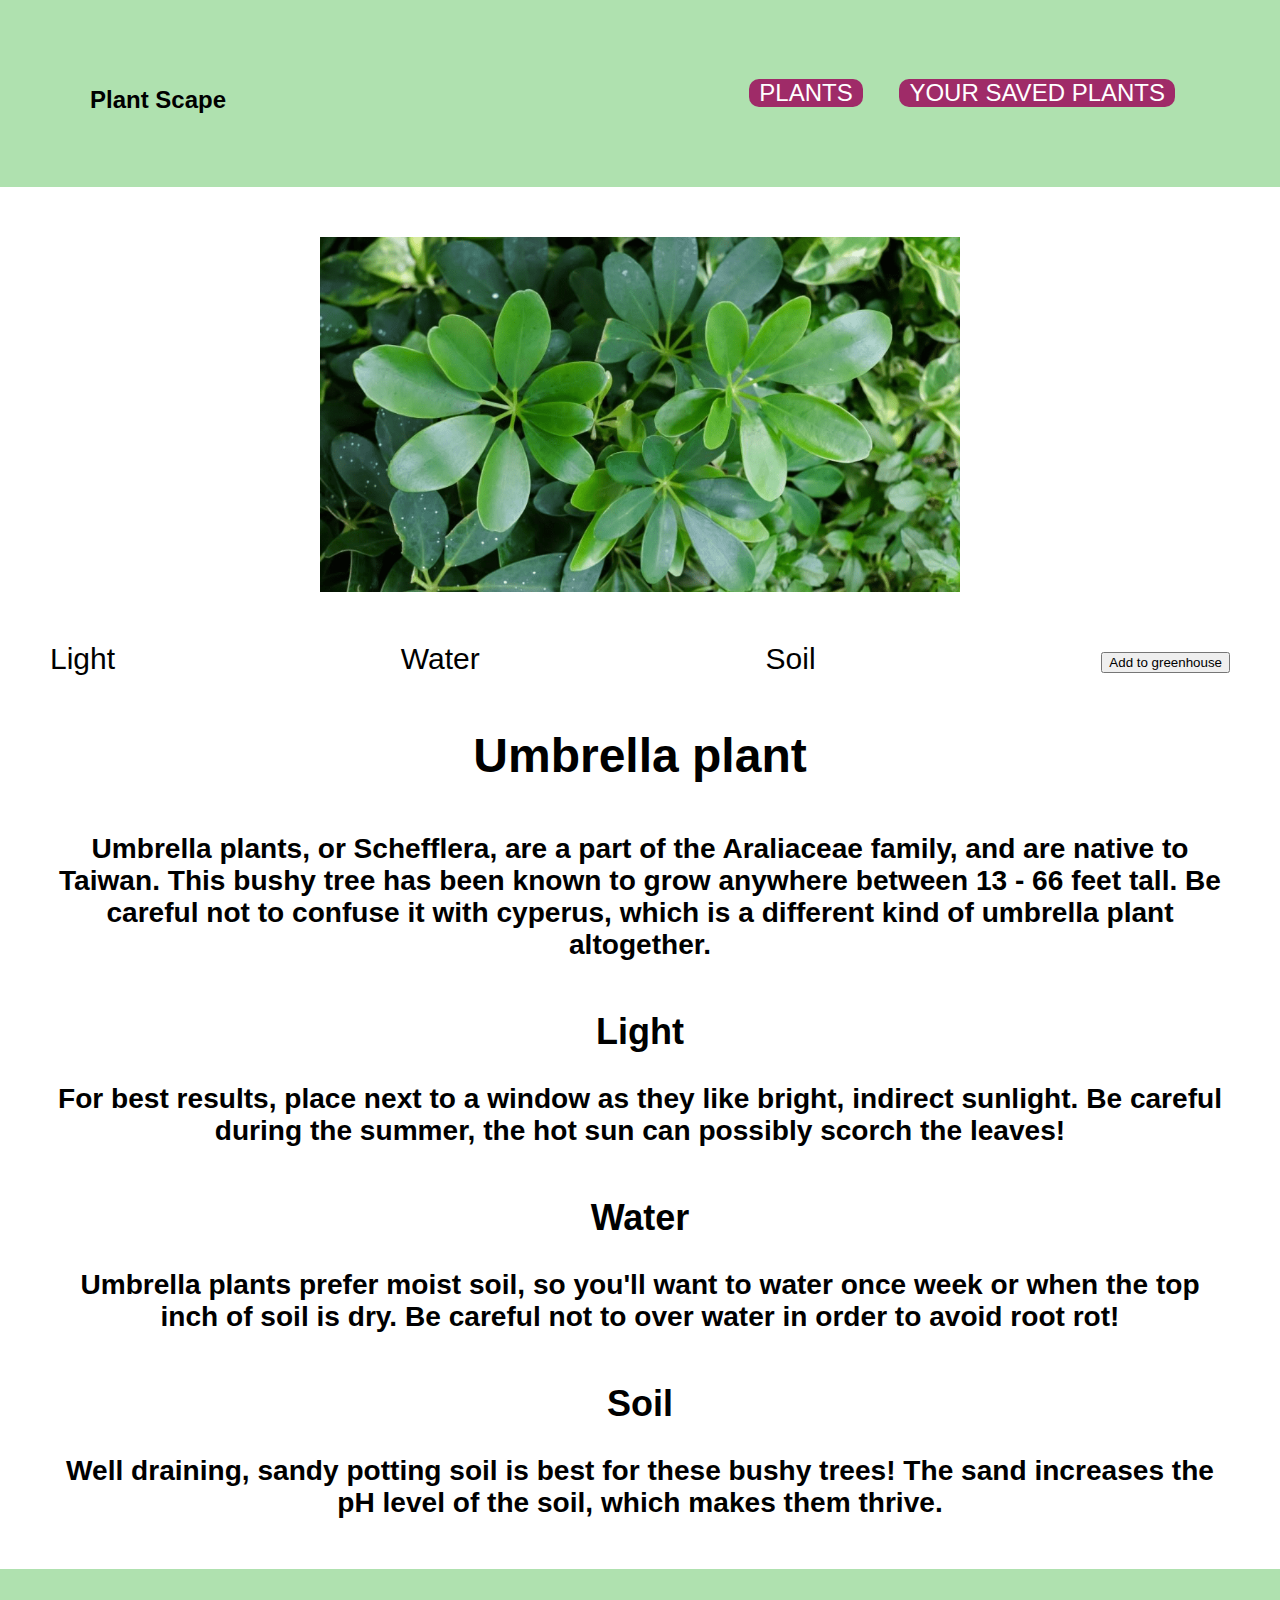
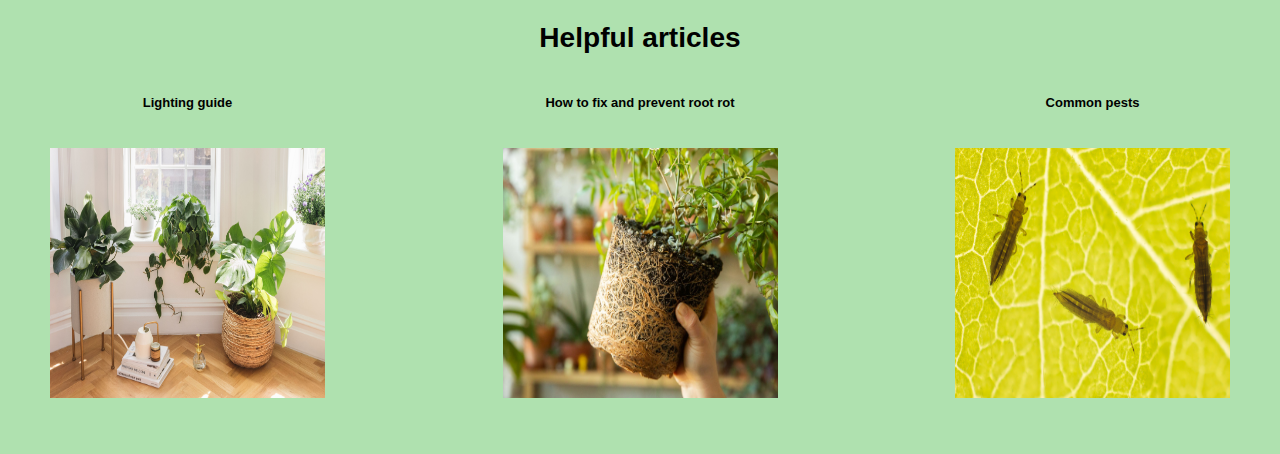
<file: plant-pages/umbrella-tree.html>
<!DOCTYPE html>
<html lang="en">
<head>
    <meta charset="UTF-8">
    <meta http-equiv="X-UA-Compatible" content="IE=edge">
    <meta name="viewport" content="width=device-width, initial-scale=1.0">
    <link rel="plant page stylesheet" href="./css/plant-page.css" />
    <title>Plant Scape - Umbrella Plant</title>
</head>
<body>
    <header>
        <h1 class="logo"><a href="./index.html">Plant Scape</a></h1>
        <!--Navigation Section-->
        <nav>
            <ul class="nav-bar">
                <li><a href="./plants.html">Plants</a></li>
                <li><a href="./saved-plants.html">Your saved plants</a></li>
            </ul>
        </nav>
        <!--End of Navigation Section-->
    </header>
    <section>
        <div>
            <img class="plant-image" src="./Images/Umbrella plant .webp" alt="photo of umbrella plant leaves" />  
        </div>
    
        <nav> 
            <ul>
                <li>
                    <a href="#light">Light</a>
                </li>
                <li>
                    <a href="#water">Water</a>
                </li>
                <li>
                    <a href="#soil">Soil</a>
                </li>
                <li>
                    <button>Add to greenhouse</button>
                </li>
            </ul>
        </nav>
    </section>
    <main>
    <div class="plant-titles">
        <h1>
            Umbrella plant  
        </h1>
    </div>

    <div class="about">
        <h3>
            Umbrella plants, or Schefflera, are a part of the Araliaceae family, and are native to Taiwan. This bushy tree has been known to grow anywhere between 13 - 66 feet tall. 

            Be careful not to confuse it with cyperus, which is a different kind of umbrella plant altogether. 
        </h3>
    </div>

    <div id="light" class="light">
        <h2>Light</h2>
        <h3>
            For best results, place next to a window as they like bright, indirect sunlight. Be careful during the summer, the hot sun can possibly scorch the leaves!
        </h3>
    </div>

    <div id="water" class="water">
        <h2>Water</h2>
        <h3>
            Umbrella plants prefer moist soil, so you'll want to water once week or when the top inch of soil is dry. 
            
            Be careful not to over water in order to avoid root rot! 
        </h3>
    </div>

    <div id="soil" class="soil">
        <h2>Soil</h2>
        <h3> 
            Well draining, sandy potting soil is best for these bushy trees! The sand increases the pH level of the soil, which makes them thrive. 
        </h3>
    </div>

    <footer> 
        <div>
            <h3>Helpful articles</h3>
        </div>
    
        <div class="articles">
            <div>
                <h3 class="article-titles">Lighting guide</h3>
                <a href="https://www.gardeners.com/how-to/houseplant-lighting-guide/9385.html">
                    <img class="placeholder-imgs" src="./Images/article 1 placeholder img.jpeg" alt="light shone on Monstera leaf to display the different kinds of light" />
                </a>
            </div>
    
            <div>
                <h3 class="article-titles">How to fix and prevent root rot</h3>
                <a href="https://theplantgallery.com/how-to-fix-and-prevent-root-rot/">
                    <img class="placeholder-imgs" src="./Images/article 2 placeholder img.jpeg" alt="photo of plant roots" />
                </a>
            </div>
    
            <div>
                <h3 class="article-titles">Common pests</h3>
                <a href="https://homesteadbrooklyn.com/all/2017/1/17/common-insects-pests-on-houseplants">
                    <img class="placeholder-imgs" src="./Images/article 3 placeholder img.jpeg" alt="photo of bugs on a plant stem" />
                </a>
            </div>
        </div>
    </footer>
    <script src="../assets/js/script.js"></script>

</body>
</html>
</file>
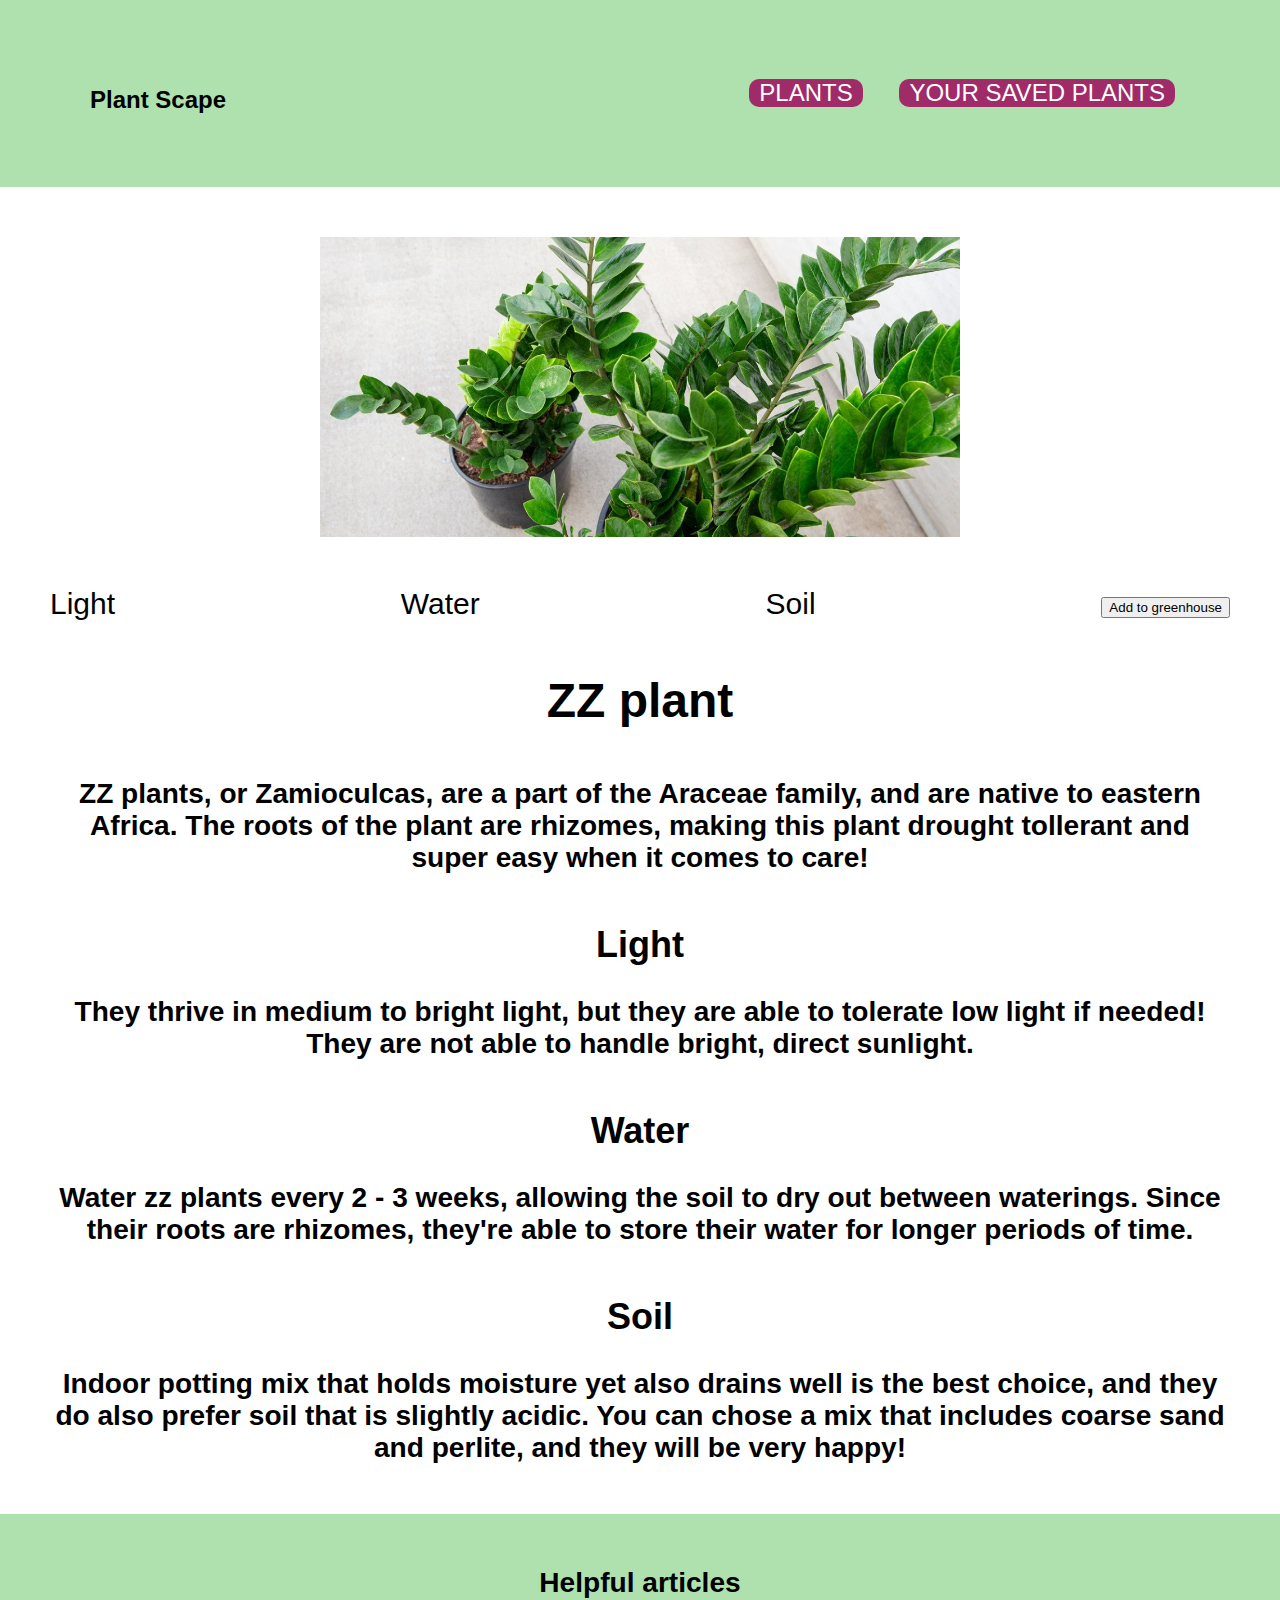
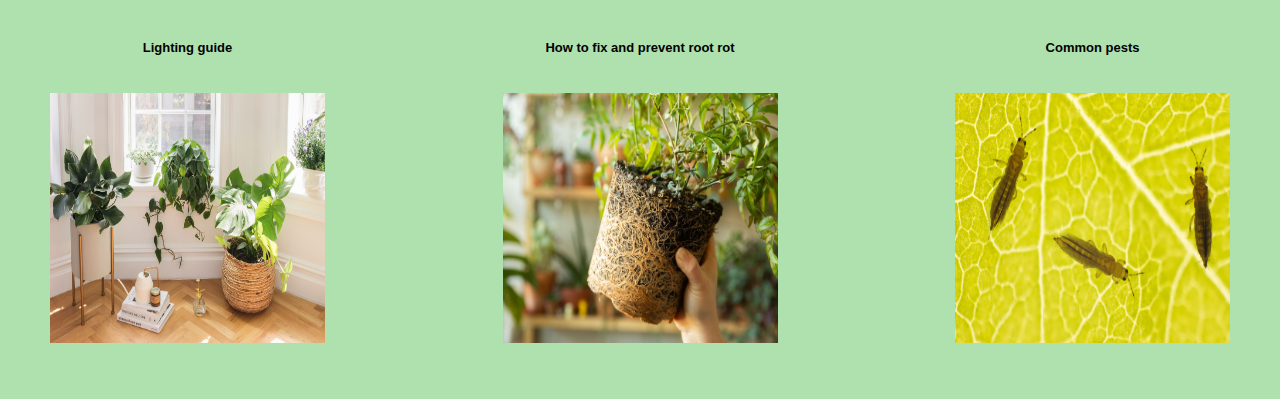
<file: plant-pages/zz-plant.html>
<!DOCTYPE html>
<html lang="en">
<head>
    <meta charset="UTF-8">
    <meta http-equiv="X-UA-Compatible" content="IE=edge">
    <meta name="viewport" content="width=device-width, initial-scale=1.0">
    <link rel="plant page stylesheet" href="./css/plant-page.css" />
    <title>Plant Scape - ZZ Plant</title>
</head>

<body>
    <header>
        <h1 class="logo"><a href="./index.html">Plant Scape</a></h1>
        <!--Navigation Section-->
        <nav>
            <ul class="nav-bar">
                <li><a href="./plants.html">Plants</a></li>
                <li><a href="./saved-plants.html">Your saved plants</a></li>
            </ul>
        </nav>
        <!--End of Navigation Section-->
    </header>
    <section>
        <div>
            <img class="plant-image" src="./Images/zz plant .jpeg" alt="photo of zz plant leaves" 
            /> 
        </div>
    
        <nav> 
            <ul>
                <li>
                    <a href="#light">Light</a>
                </li>
                <li>
                    <a href="#water">Water</a>
                </li>
                <li>
                    <a href="#soil">Soil</a>
                </li>
                <li>
                    <button>Add to greenhouse</button>
                </li>
            </ul>
        </nav>
    </section>
    <main>
    <div class="plant-titles">
        <h1>
            ZZ plant 
        </h1>
    </div>

    <div class="about">
        <h3>
            ZZ plants, or Zamioculcas, are a part of the Araceae family, and are native to eastern Africa. The roots of the plant are rhizomes, making this plant drought tollerant and super easy when it comes to care! 
        </h3>
    </div>

    <div id="light" class="light">
        <h2>Light</h2>
        <h3>
            They thrive in medium to bright light, but they are able to tolerate low light if needed! They are not able to handle bright, direct sunlight.  
        </h3>
    </div>

    <div id="water" class="water">
        <h2>Water</h2>
        <h3>
            Water zz plants every 2 - 3 weeks, allowing the soil to dry out between waterings. Since their roots are rhizomes, they're able to store their water for longer periods of time.  
        </h3>
    </div>

    <div id="soil" class="soil">
        <h2>Soil</h2>
        <h3> 
            Indoor potting mix that holds moisture yet also drains well is the best choice, and they do also prefer soil that is slightly acidic. You can chose a mix that includes coarse sand and perlite, and they will be very happy!
        </h3>
    </div>
    </main>
    <footer> 
        <div>
            <h3>Helpful articles</h3>
        </div>
    
        <div class="articles">
            <div>
                <h3 class="article-titles">Lighting guide</h3>
                <a href="https://www.gardeners.com/how-to/houseplant-lighting-guide/9385.html">
                    <img class="placeholder-imgs" src="./Images/article 1 placeholder img.jpeg" alt="light shone on Monstera leaf to display the different kinds of light" />
                </a>
            </div>
    
            <div>
                <h3 class="article-titles">How to fix and prevent root rot</h3>
                <a href="https://theplantgallery.com/how-to-fix-and-prevent-root-rot/">
                    <img class="placeholder-imgs" src="./Images/article 2 placeholder img.jpeg" alt="photo of plant roots" />
                </a>
            </div>
    
            <div>
                <h3 class="article-titles">Common pests</h3>
                <a href="https://homesteadbrooklyn.com/all/2017/1/17/common-insects-pests-on-houseplants">
                    <img class="placeholder-imgs" src="./Images/article 3 placeholder img.jpeg" alt="photo of bugs on a plant stem" />
                </a>
            </div>
        </div>
    </footer>
    <script src="../assets/js/script.js"></script>
</body>
</html>
</file>
<file: assets/css/style.css>
:root {
    --header-color: #AFE1AF;
    --btn-color: #9F2B68;
}

* {
    box-sizing: border-box;
    margin: 0;
    padding: 0;
}

body {
    font-weight: 600;
    font-size: 16px;
}

/* Header */

a{
    text-decoration: none;
}

header {
    display: flex;
    justify-content: space-between;
    align-items: center;
    padding: 30px 80px;
    background-color: var(--header-color);
}

.logo {
    cursor: pointer;
    font-size: 43px;
    padding: 10px;
}

.logo a {
    color: black;
}

.nav-bar {
    list-style: none;
    padding: 10px;
}

.nav-bar li {
    display: inline-block;
    padding: 0 10px;
    text-transform: uppercase;
    background-color: var(--btn-color);
    border-radius: 10px;
    font-size: 20px;
    margin: 15px;
}

.nav-bar li a {
    color: white;
}

.nav-bar li a:hover {
    color: black;
}

/* End Header */

/* Main Body */

.care-head {
    text-align: center;
    font-size: 30px;
    padding: 80px 0 0 0;
}

.factors {
    text-align: center;
    font-size: 25px;
    padding: 20px 0 0 0;
}

.needs {
    display: flex;
    justify-content: space-around;
    padding: 50px 0 0 0;
}

.needs li {
    list-style: none;
    display: inline-block;
    padding: 0 10px;
    text-transform: uppercase;
    font-size: 30px;
    margin: 15px;
}

.needs-imgs {
    display: flex;
    justify-content: space-around;
    padding: 25px 0 0 0;
}

.needs-imgs li {
    list-style: none;
    display: inline-block;
}

.needs-imgs img {
    width: auto;
    max-height: 300px;
    padding: 0 0 0 140px;
}

.needs-desc {
    display: flex;
    justify-content: space-around;
}

.needs-desc li {
    list-style: none;
    display: inline-block;
    padding: 0 10px;
    font-size: 30px;
    margin: 15px;
}

footer {
    background-color: var(--header-color);
    right: 0;
    bottom: 0;
    left: 0;
    margin-top: 50px;
    align-items: center;
}

.helpful {
    margin-left: 655px;
}

.placeholder-imgs {
    margin: 25px;
    height: 250px;
    width: 275px;
}

.article-titles {
    font-size: small;
    align-items: center;
    margin-left: 50px;
}

.articles {
    display: flex;
    align-items: center;
    justify-content: space-between;
    flex-wrap: wrap;
    margin: 50px;
    margin-bottom: 0;
}


.plant-row-1, .plant-row-2, .plant-row-3, .plant-row-4, .plant-row-5 {
    display: flex;
    flex-wrap: wrap;
    align-items: center;
}
</file>
<file: plant-pages/css/plant-page.css>
:root {
    --header-color: #AFE1AF;
    --btn-color: #9F2B68;
}

body, body a{
    color: black;
    text-decoration: none;
    font-size: 24px;
    margin: 0;
    text-align: center;
    font-family: Arial, Helvetica, sans-serif;
    flex-wrap: wrap;
}

header {
    display: flex;
    justify-content: space-between;
    align-items: center;
    padding: 30px 80px;
    background-color: var(--header-color);
}

.logo {
    cursor: pointer;
    font-size: 43px;
    padding: 10px;
}

.logo a {
    color: black;
}

.nav-bar {
    list-style: none;
    padding: 10px;
}

.nav-bar li {
    display: inline-block;
    padding: 0 10px;
    text-transform: uppercase;
    background-color: var(--btn-color);
    border-radius: 10px;
    font-size: 20px;
    margin: 15px;
}

.nav-bar li a {
    color: white;
}

.nav-bar li a:hover {
    color: black;
}

section {
    margin-top: 50px;
}

section a {
    text-decoration: none;
    font-size: 48px;
}

section nav {
    float: center;
    margin: 7px 0;
}

section nav ul {
    display: flex;
    flex-wrap: wrap;
    justify-content: space-between;
    align-items: center;
    list-style: none;
    padding: 20px 50px;
}

section nav ul li a {
    color: black;
    margin-right: 25px;
    font-size: 30px;
}

.plant-image {
    max-width: 50%;
    max-height: 50%;
}

.light, .water, .soil, .about {
    margin: 50px;
    text-align: center;
}

.placeholder-imgs {
    margin: 25px;
    height: 250px;
    width: 275px;
}

.article-titles {
    font-size: small;
}

.articles {
    display: flex;
    align-items: center;
    justify-content: space-between;
    flex-wrap: wrap;
    margin:0;
}

footer {
    background-color: var(--header-color);
    padding: 25px;
}
</file>
